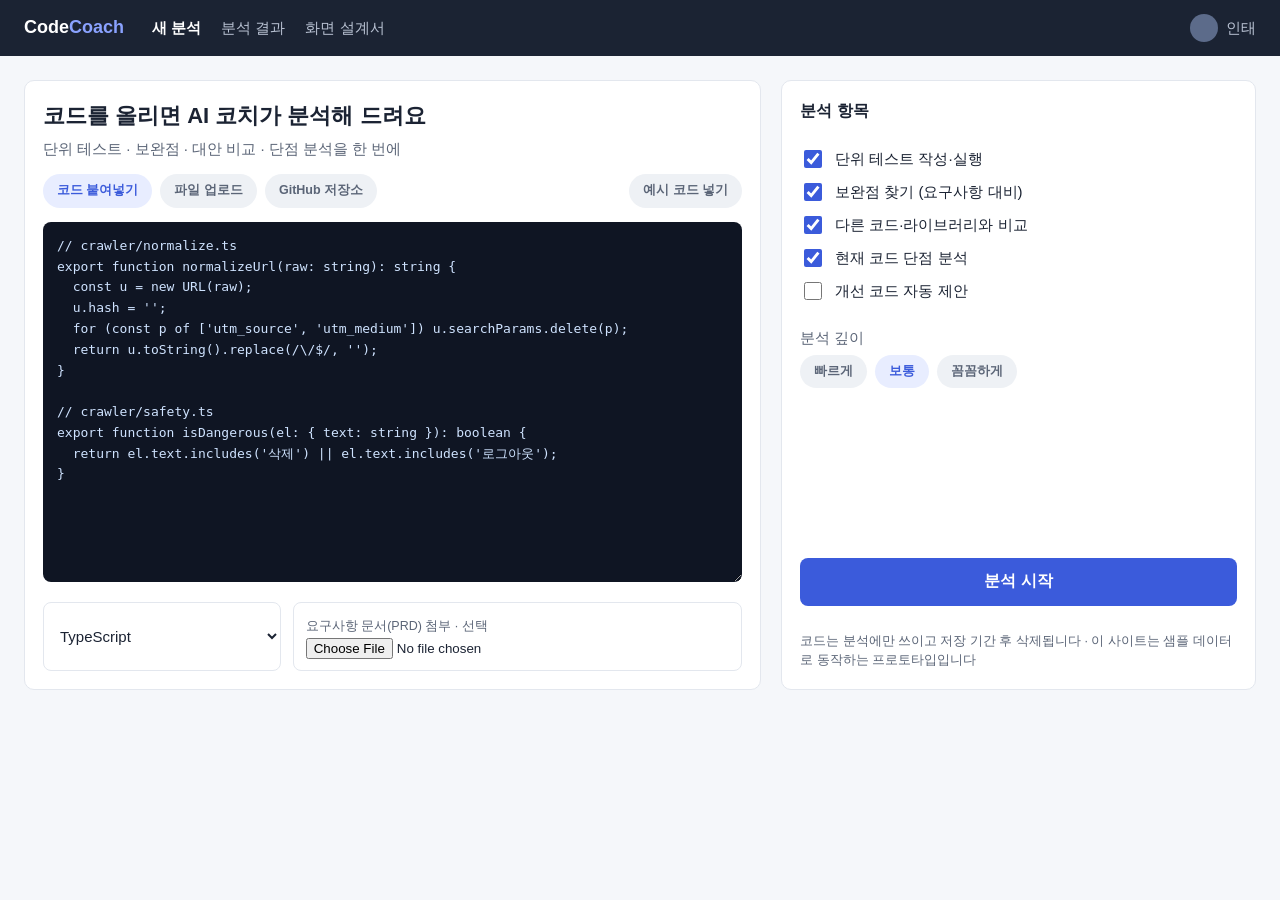
<file: index.html>
<!doctype html>
<html lang="ko">
<head>
<meta charset="utf-8"><meta name="viewport" content="width=device-width, initial-scale=1">
<title>CodeCoach · 코드 제출</title>
<link rel="stylesheet" href="assets/app.css">
</head>
<body data-page="submit">
<main class="wrap">
  <div class="row">
    <section class="panel col" style="flex:1.6">
      <div><h1>코드를 올리면 AI 코치가 분석해 드려요</h1><div class="muted">단위 테스트 · 보완점 · 대안 비교 · 단점 분석을 한 번에</div></div>
      <div id="modes" style="display:flex;gap:8px;flex-wrap:wrap">
        <button class="chip on" data-mode="paste">코드 붙여넣기</button>
        <button class="chip" data-mode="file">파일 업로드</button>
        <button class="chip" data-mode="git">GitHub 저장소</button>
        <button class="chip" id="sample" style="margin-left:auto">예시 코드 넣기</button>
      </div>
      <div id="pane-paste"><textarea id="code" class="code" spellcheck="false" aria-label="분석할 코드"></textarea></div>
      <div id="pane-file" hidden class="panel" style="text-align:center;padding:40px">
        <p class="muted">zip 또는 소스 파일을 고르세요 (최대 50개, 5MB)</p>
        <input type="file" id="file" multiple>
        <p id="filelist" class="muted small">선택된 파일 없음</p>
      </div>
      <div id="pane-git" hidden><input type="url" id="repo" placeholder="https://github.com/사용자/저장소"></div>
      <div class="row" style="gap:12px">
        <select aria-label="언어" style="flex:1"><option>TypeScript</option><option>JavaScript</option><option>Python</option><option>Java</option></select>
        <label class="field" style="flex:2;cursor:pointer"><span class="muted small">요구사항 문서(PRD) 첨부 · 선택</span><br><input type="file" style="max-width:100%"></label>
      </div>
    </section>
    <aside class="panel col" style="flex:1">
      <h2 style="margin:0">분석 항목</h2>
      <div>
        <label class="check"><input type="checkbox" name="item" value="test" checked>단위 테스트 작성·실행</label>
        <label class="check"><input type="checkbox" name="item" value="gap" checked>보완점 찾기 (요구사항 대비)</label>
        <label class="check"><input type="checkbox" name="item" value="alt" checked>다른 코드·라이브러리와 비교</label>
        <label class="check"><input type="checkbox" name="item" value="weak" checked>현재 코드 단점 분석</label>
        <label class="check"><input type="checkbox" name="item" value="fix">개선 코드 자동 제안</label>
      </div>
      <div><div class="muted">분석 깊이</div>
        <div id="depth" style="display:flex;gap:8px;margin-top:6px"><button class="chip">빠르게</button><button class="chip on">보통</button><button class="chip">꼼꼼하게</button></div></div>
      <div style="margin-top:auto">
        <button class="btn lg" id="start">분석 시작</button>
        <div id="hint" class="small" style="color:var(--red);min-height:20px;margin-top:6px"></div>
        <div class="muted small">코드는 분석에만 쓰이고 저장 기간 후 삭제됩니다 · 이 사이트는 샘플 데이터로 동작하는 프로토타입입니다</div>
      </div>
    </aside>
  </div>
</main>
<script src="assets/app.js"></script>
</body>
</html>
</file>
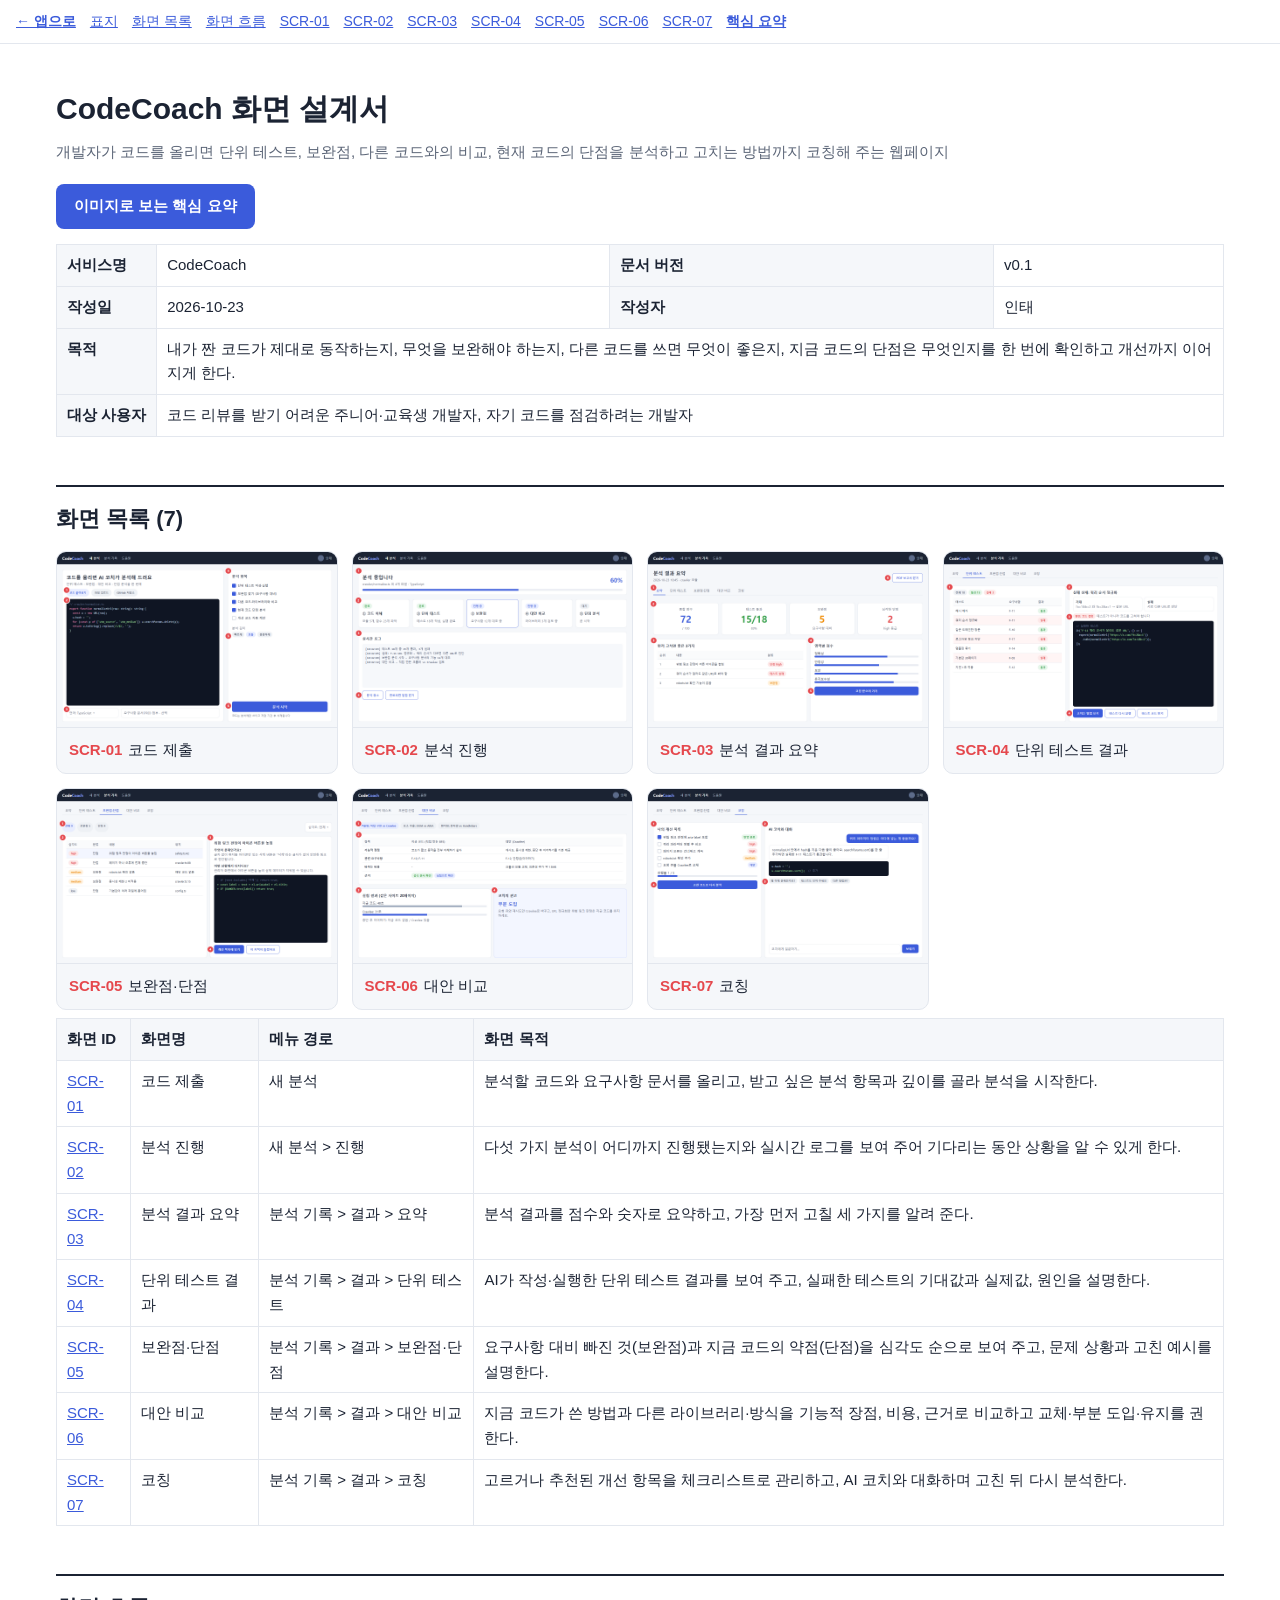
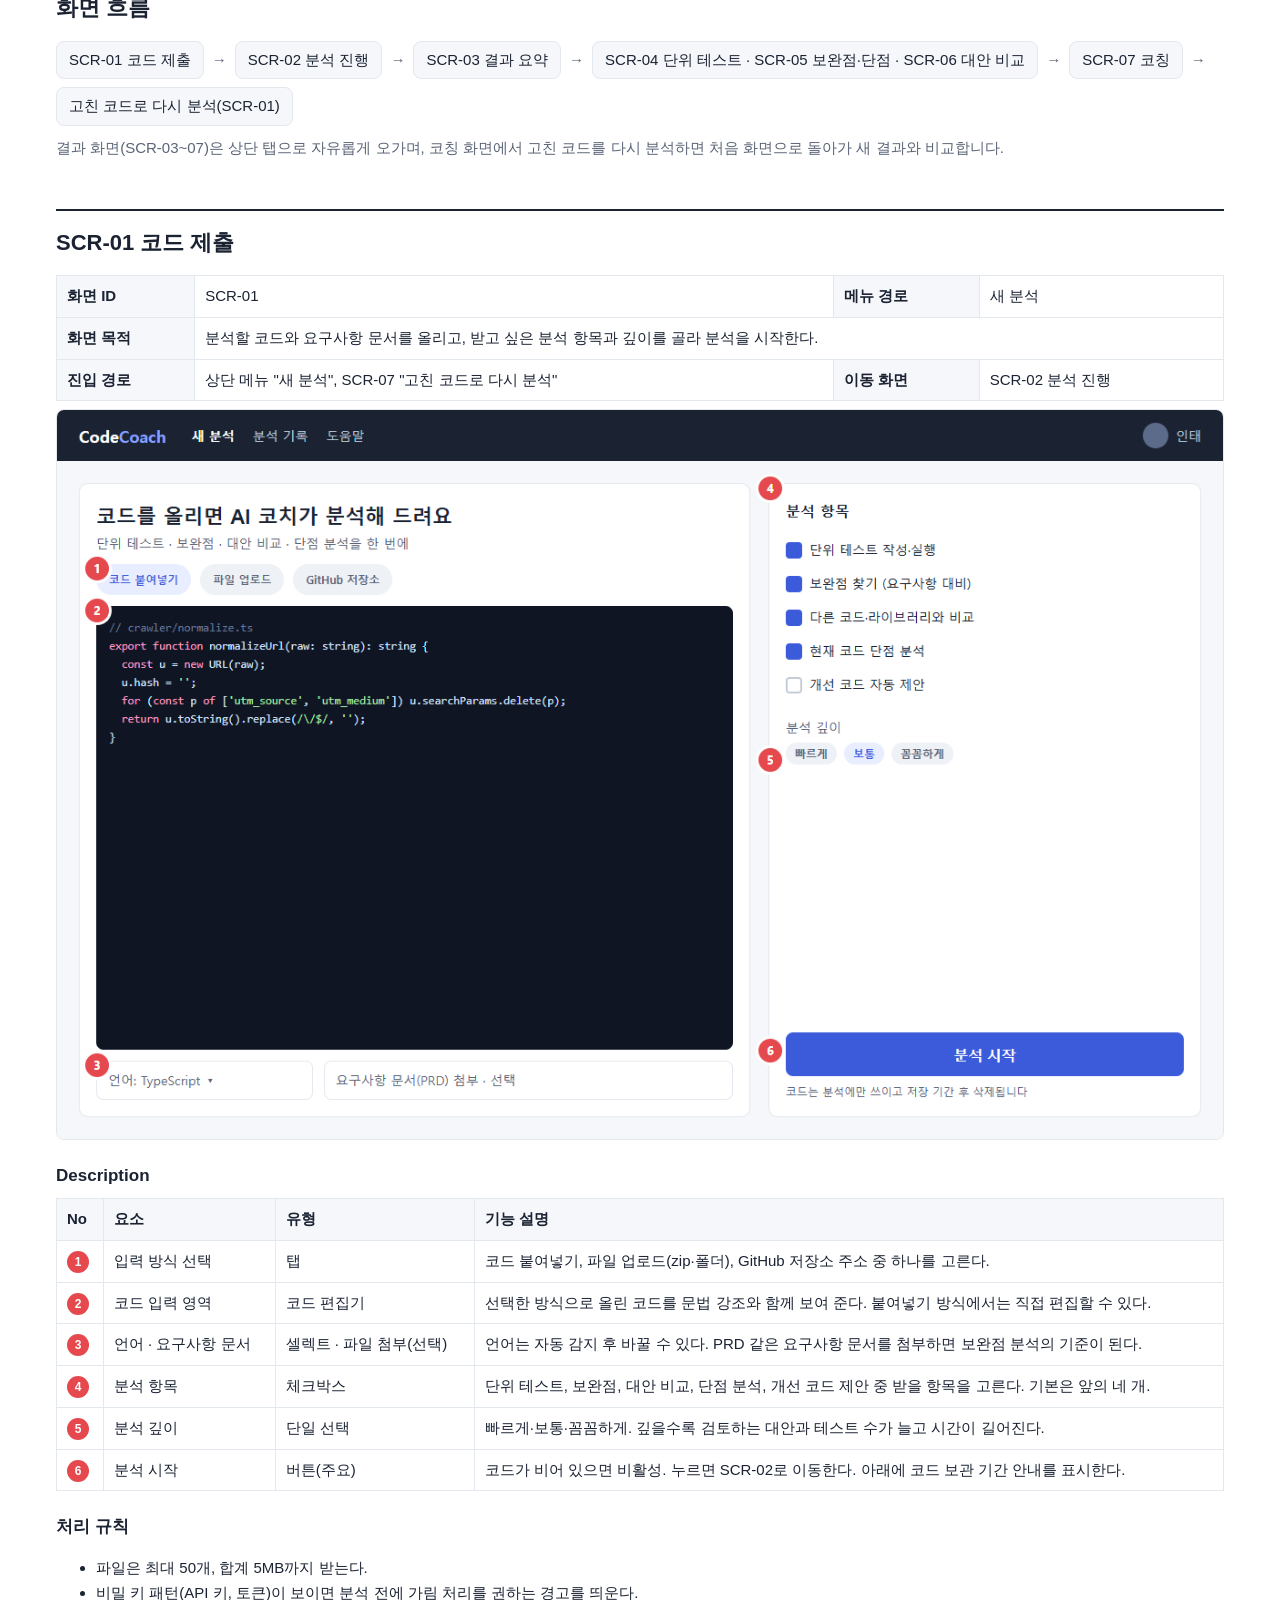
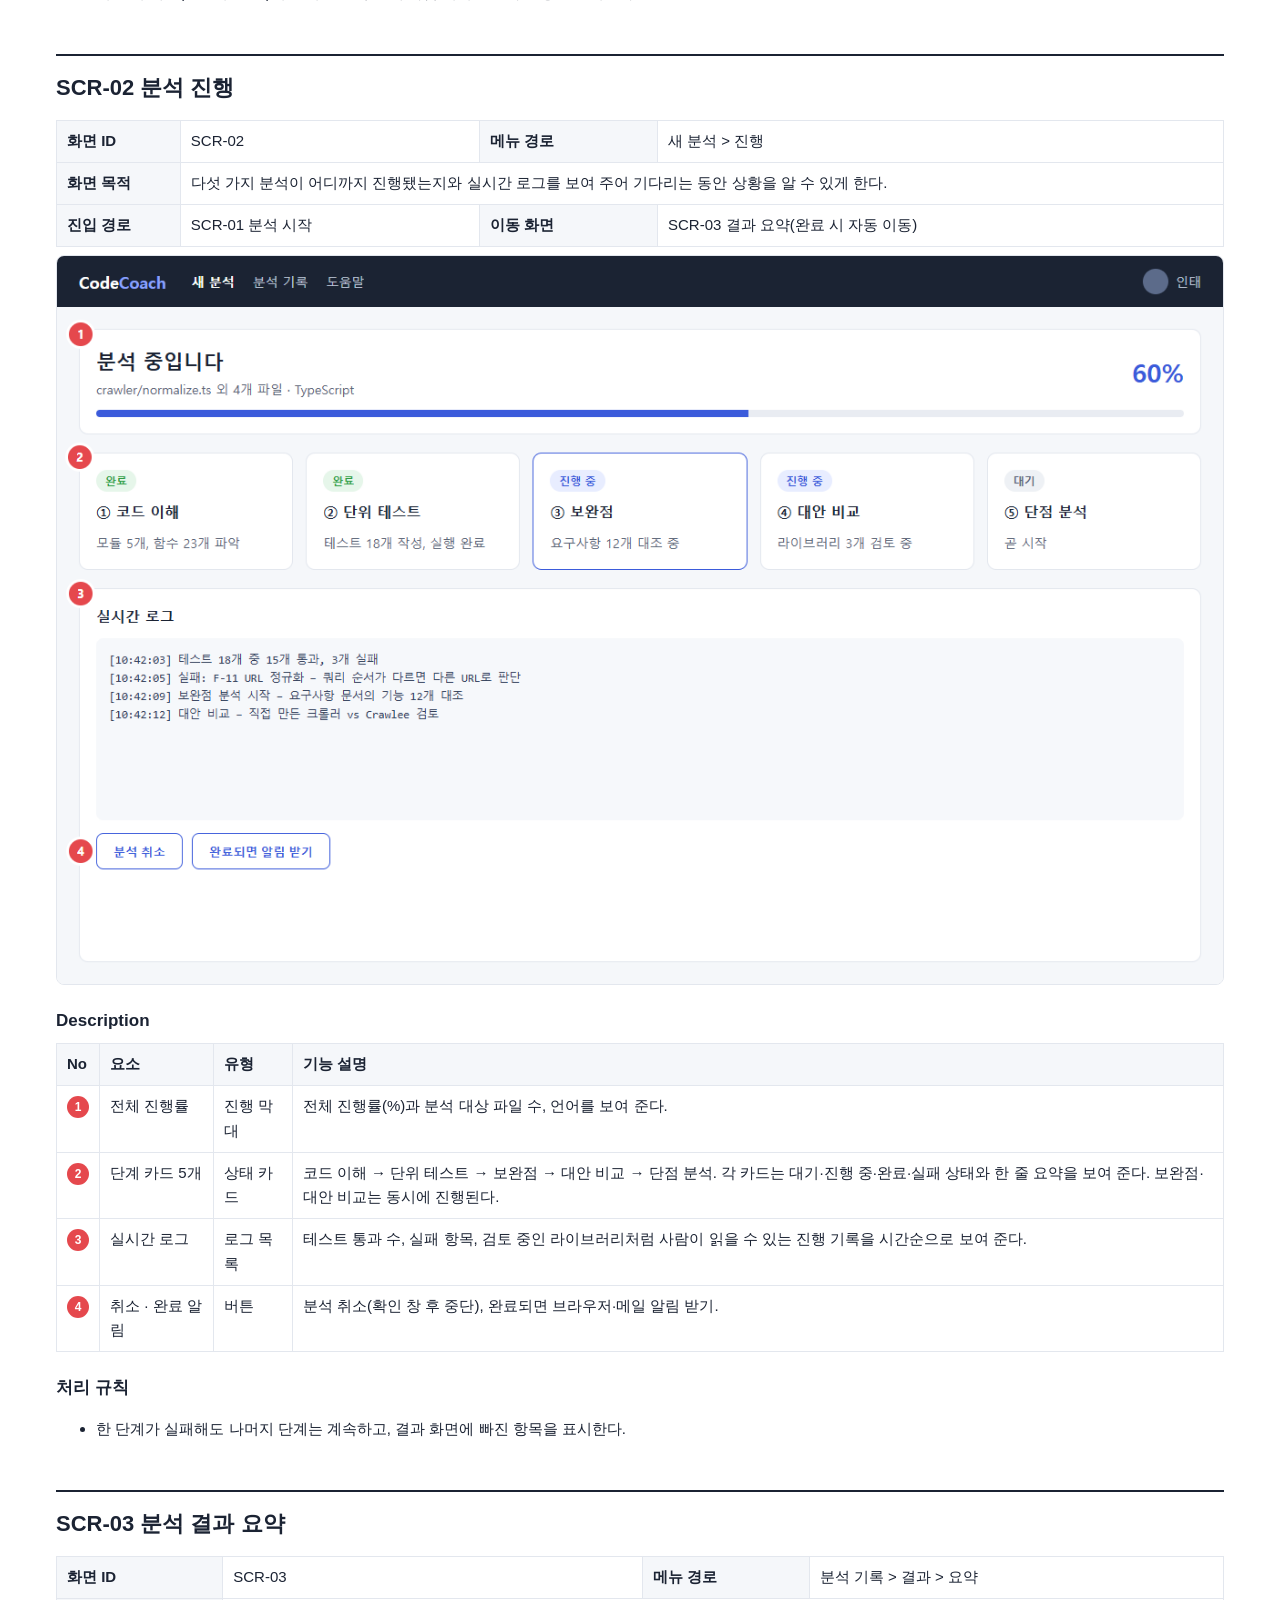
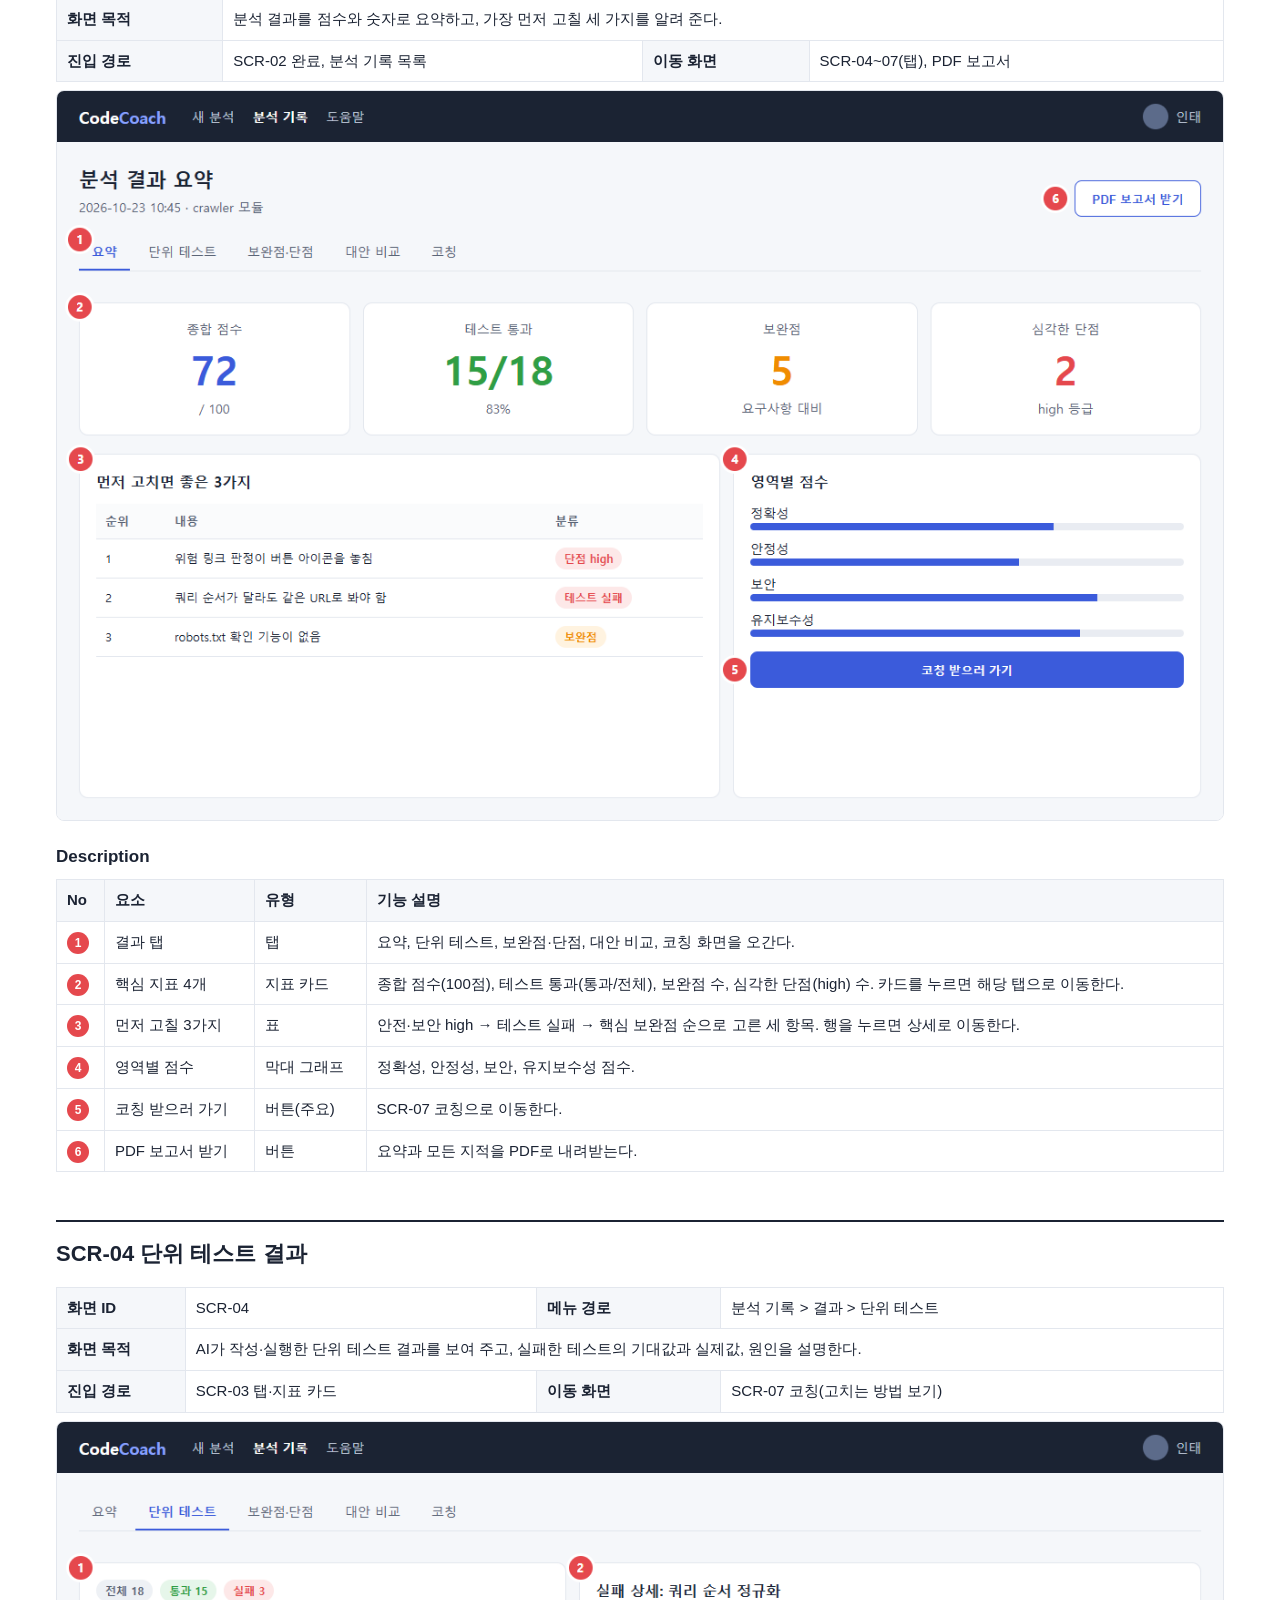
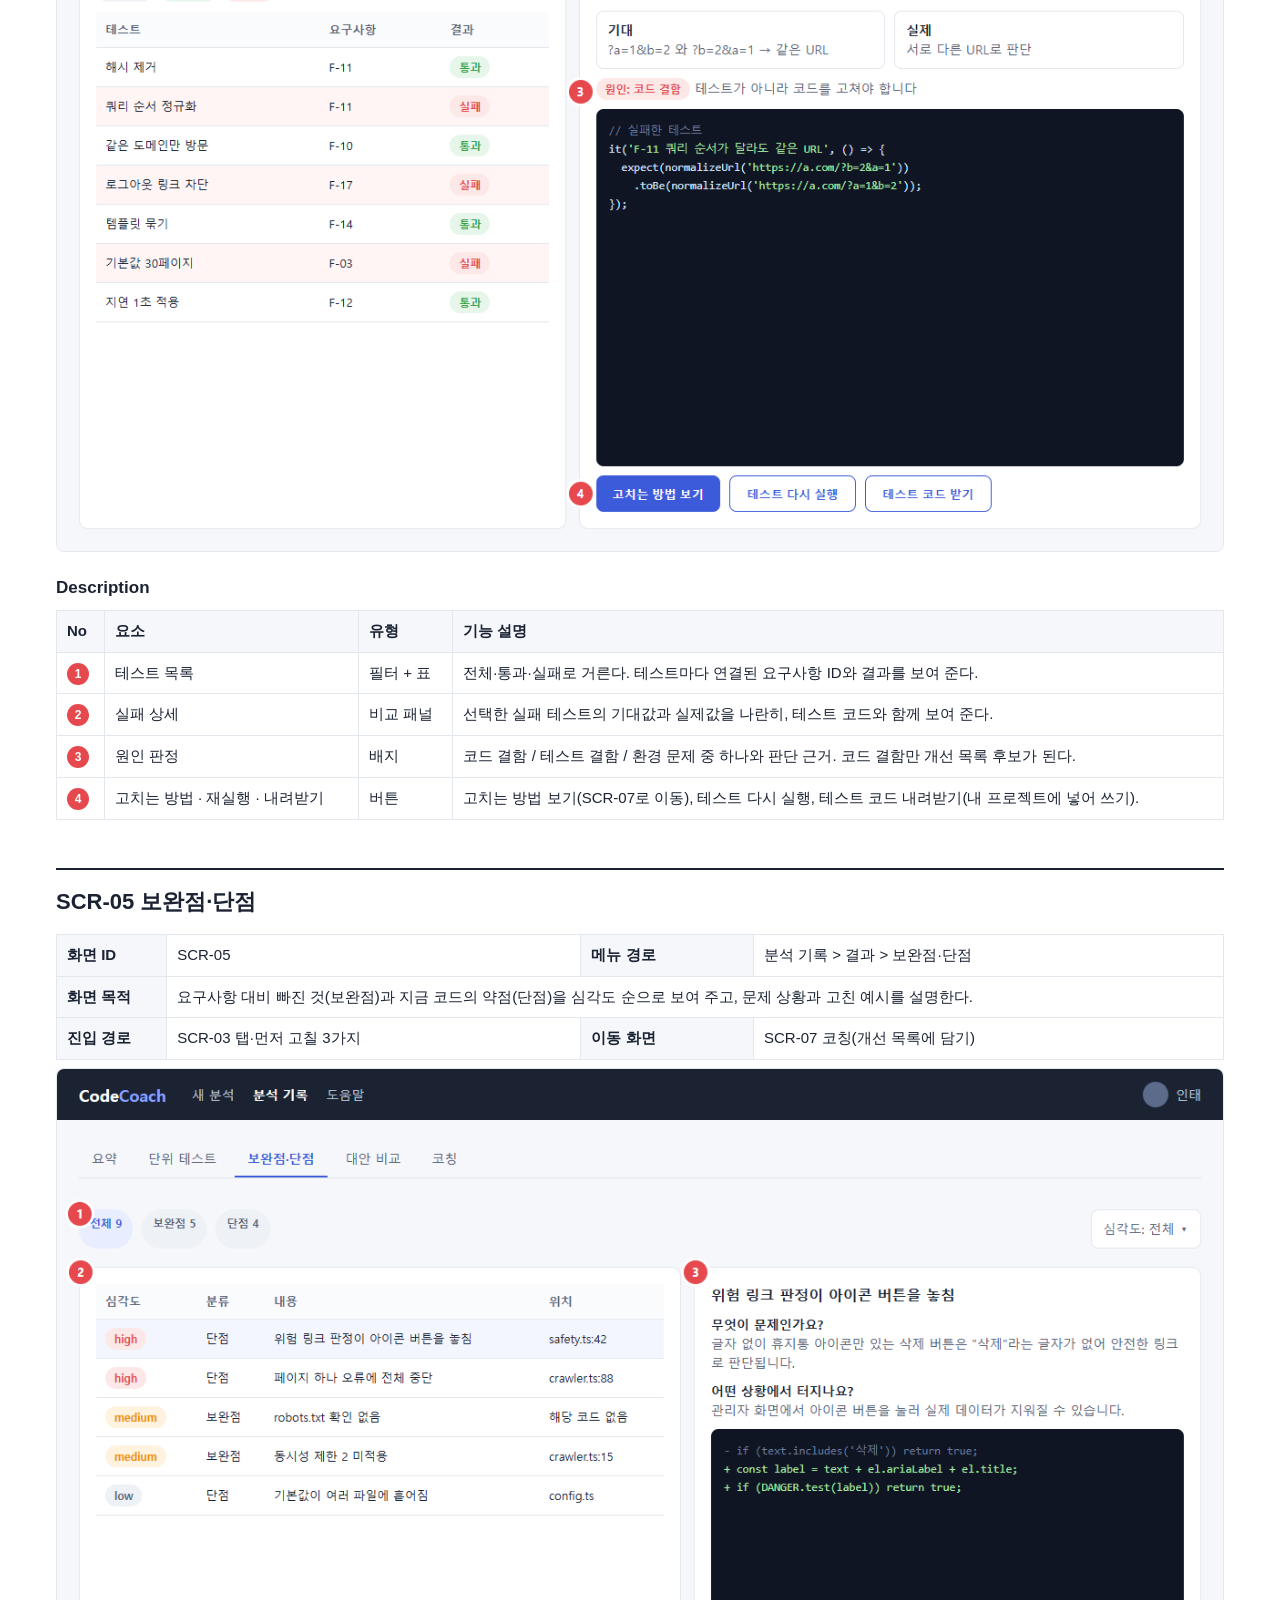
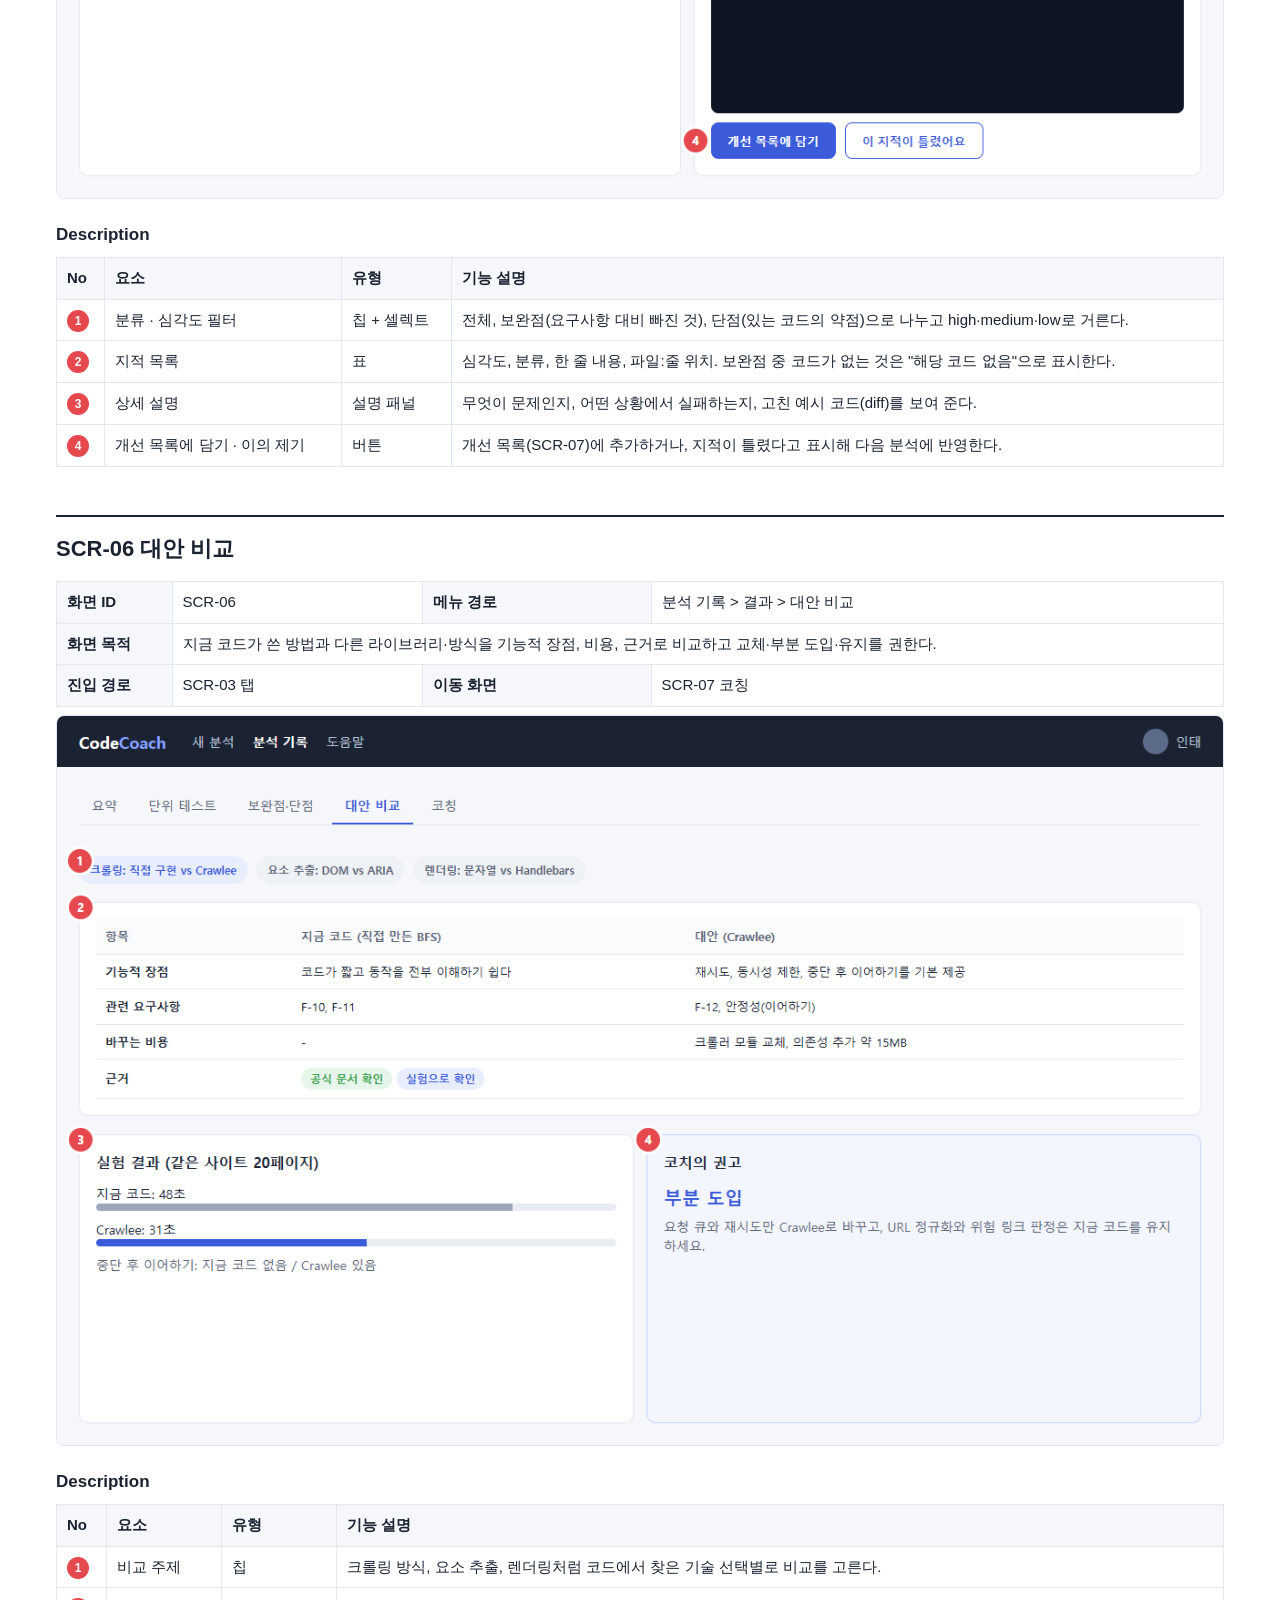
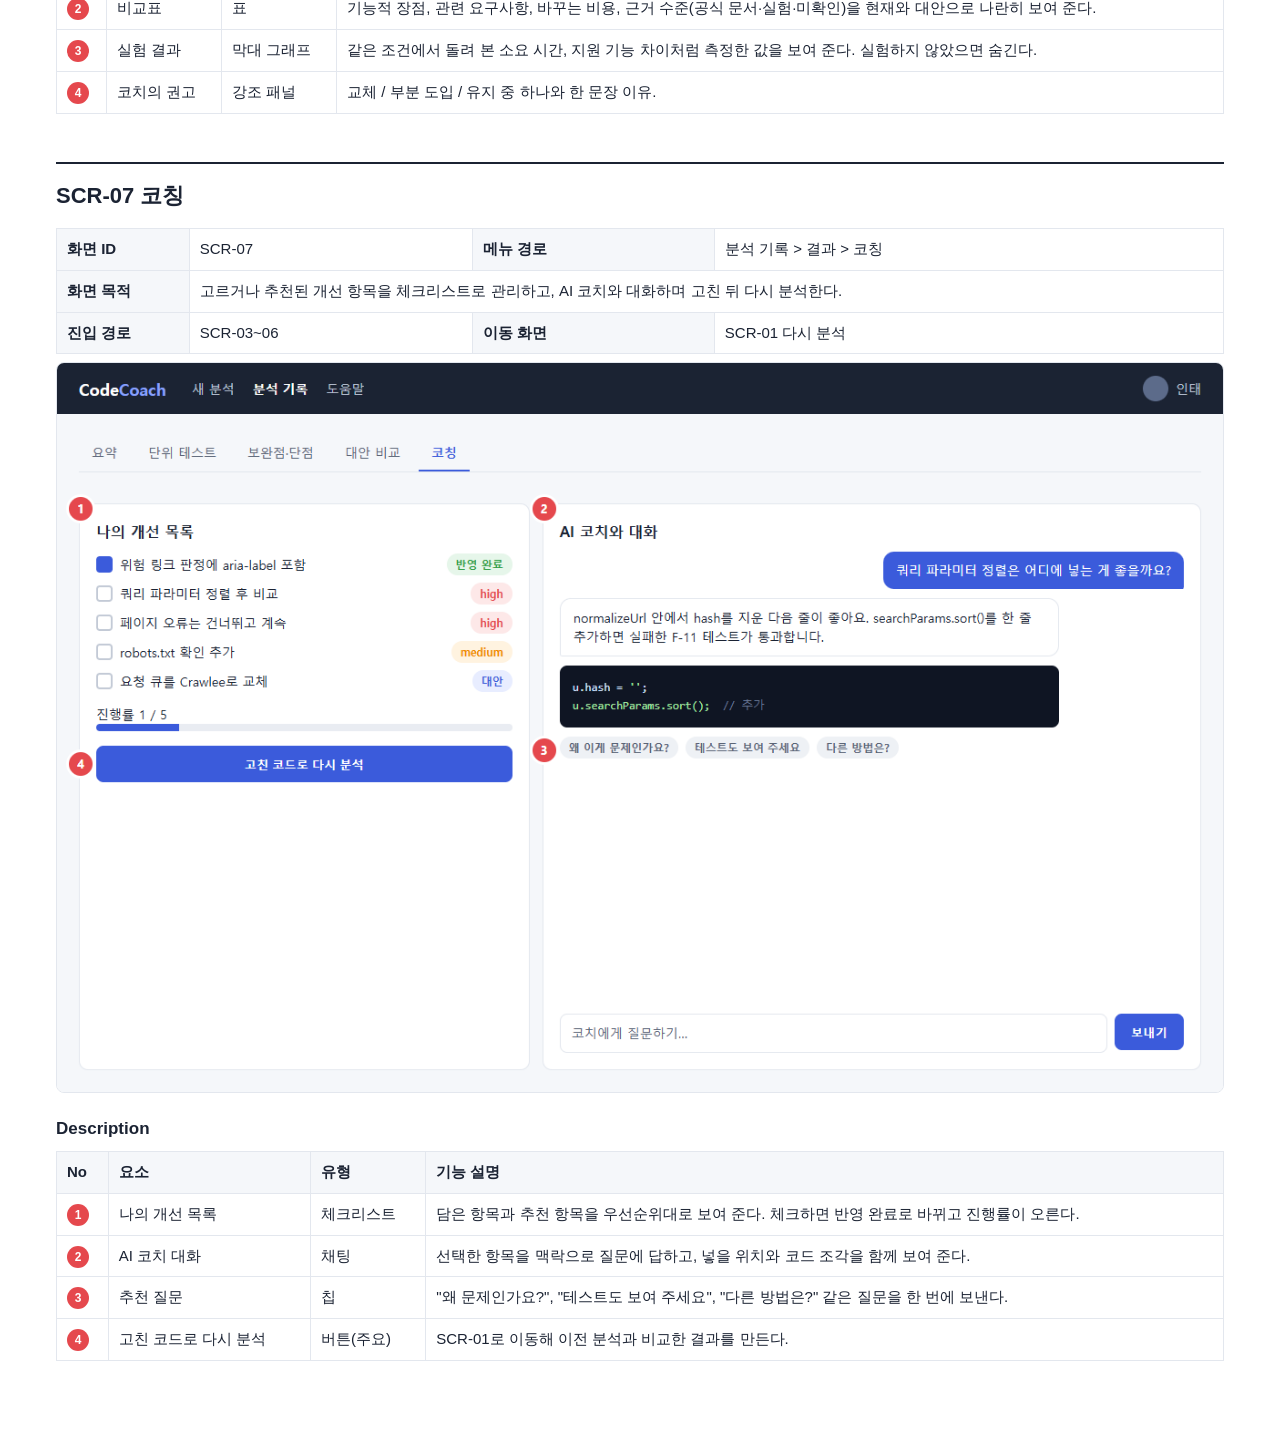
<file: spec/index.html>
<!doctype html>
<html lang="ko"><head><meta charset="utf-8"><meta name="viewport" content="width=device-width, initial-scale=1">
<title>CodeCoach 화면 설계서</title><style>
:root{--ink:#1b2333;--sub:#5b6577;--line:#e3e7ee;--bg:#fff;--head:#f5f7fa;--brand:#3b5bdb;--red:#e5484d}
@media (prefers-color-scheme:dark){:root:not([data-theme=light]){--ink:#e6e9ef;--sub:#a3acbd;--line:#2d3442;--bg:#141821;--head:#1c212c;--brand:#8aa2ff}}
*{box-sizing:border-box}body{margin:0;background:var(--bg);color:var(--ink);font:15px/1.65 "Malgun Gothic","Segoe UI",sans-serif}
main{max-width:1200px;margin:0 auto;padding:32px 16px 80px}a{color:var(--brand)}
nav.toc{position:sticky;top:0;z-index:5;background:var(--bg);border-bottom:1px solid var(--line);padding:10px 16px;display:flex;gap:14px;flex-wrap:wrap;font-size:14px}
h1{font-size:30px;margin:8px 0 6px}h2{font-size:22px;margin:48px 0 14px;padding-top:14px;border-top:2px solid var(--ink)}h3{font-size:17px;margin:22px 0 8px}
.lead{color:var(--sub);margin:0 0 20px}
table{width:100%;border-collapse:collapse;margin:8px 0}th,td{border:1px solid var(--line);padding:8px 10px;text-align:left;vertical-align:top}th{background:var(--head);white-space:nowrap}
.grid{display:grid;grid-template-columns:repeat(auto-fill,minmax(260px,1fr));gap:14px}
.card{border:1px solid var(--line);border-radius:10px;overflow:hidden;text-decoration:none;color:inherit;background:var(--head)}
.card img{width:100%;display:block;border-bottom:1px solid var(--line)}.card div{padding:10px 12px}.card b{color:var(--red);margin-right:6px}
.shot{width:100%;border:1px solid var(--line);border-radius:8px;display:block}
.no{display:inline-block;width:22px;height:22px;border-radius:50%;background:var(--red);color:#fff;text-align:center;font:700 12px/22px "Segoe UI",sans-serif}
.flow{display:flex;flex-wrap:wrap;gap:8px;align-items:center}.flow span{border:1px solid var(--line);background:var(--head);border-radius:8px;padding:6px 12px}.flow i{color:var(--sub);font-style:normal}
code{font-size:13px}
@media (max-width:700px){h1{font-size:24px}th,td{padding:6px}table{display:block;overflow-x:auto}.grid{grid-template-columns:1fr}}
</style></head>
<body>
<nav class="toc"><a href="../"><b>← 앱으로</b></a><a href="#cover">표지</a><a href="#list">화면 목록</a><a href="#flow">화면 흐름</a><a href="#SCR-01">SCR-01</a><a href="#SCR-02">SCR-02</a><a href="#SCR-03">SCR-03</a><a href="#SCR-04">SCR-04</a><a href="#SCR-05">SCR-05</a><a href="#SCR-06">SCR-06</a><a href="#SCR-07">SCR-07</a><a href="../summary.html"><b>핵심 요약</b></a></nav>
<main>
<section id="cover">
<h1>CodeCoach 화면 설계서</h1>
<p class="lead">개발자가 코드를 올리면 단위 테스트, 보완점, 다른 코드와의 비교, 현재 코드의 단점을 분석하고 고치는 방법까지 코칭해 주는 웹페이지</p>
<p><a href="../summary.html" style="display:inline-block;background:var(--brand);color:#fff;text-decoration:none;padding:10px 18px;border-radius:8px;font-weight:700">이미지로 보는 핵심 요약</a></p>

<table>
<tr><th>서비스명</th><td>CodeCoach</td><th>문서 버전</th><td>v0.1</td></tr>
<tr><th>작성일</th><td>2026-10-23</td><th>작성자</th><td>인태</td></tr>
<tr><th>목적</th><td colspan="3">내가 짠 코드가 제대로 동작하는지, 무엇을 보완해야 하는지, 다른 코드를 쓰면 무엇이 좋은지, 지금 코드의 단점은 무엇인지를 한 번에 확인하고 개선까지 이어지게 한다.</td></tr>
<tr><th>대상 사용자</th><td colspan="3">코드 리뷰를 받기 어려운 주니어·교육생 개발자, 자기 코드를 점검하려는 개발자</td></tr>
</table>
</section>
<h2 id="list">화면 목록 (7)</h2>
<div class="grid"><a class="card" href="#SCR-01"><img src="../design/images/SCR-01.png" alt="SCR-01 미리보기" loading="lazy"><div><b>SCR-01</b>코드 제출</div></a><a class="card" href="#SCR-02"><img src="../design/images/SCR-02.png" alt="SCR-02 미리보기" loading="lazy"><div><b>SCR-02</b>분석 진행</div></a><a class="card" href="#SCR-03"><img src="../design/images/SCR-03.png" alt="SCR-03 미리보기" loading="lazy"><div><b>SCR-03</b>분석 결과 요약</div></a><a class="card" href="#SCR-04"><img src="../design/images/SCR-04.png" alt="SCR-04 미리보기" loading="lazy"><div><b>SCR-04</b>단위 테스트 결과</div></a><a class="card" href="#SCR-05"><img src="../design/images/SCR-05.png" alt="SCR-05 미리보기" loading="lazy"><div><b>SCR-05</b>보완점·단점</div></a><a class="card" href="#SCR-06"><img src="../design/images/SCR-06.png" alt="SCR-06 미리보기" loading="lazy"><div><b>SCR-06</b>대안 비교</div></a><a class="card" href="#SCR-07"><img src="../design/images/SCR-07.png" alt="SCR-07 미리보기" loading="lazy"><div><b>SCR-07</b>코칭</div></a></div>
<table><tr><th>화면 ID</th><th>화면명</th><th>메뉴 경로</th><th>화면 목적</th></tr>
<tr><td><a href="#SCR-01">SCR-01</a></td><td>코드 제출</td><td>새 분석</td><td>분석할 코드와 요구사항 문서를 올리고, 받고 싶은 분석 항목과 깊이를 골라 분석을 시작한다.</td></tr>
<tr><td><a href="#SCR-02">SCR-02</a></td><td>분석 진행</td><td>새 분석 &gt; 진행</td><td>다섯 가지 분석이 어디까지 진행됐는지와 실시간 로그를 보여 주어 기다리는 동안 상황을 알 수 있게 한다.</td></tr>
<tr><td><a href="#SCR-03">SCR-03</a></td><td>분석 결과 요약</td><td>분석 기록 &gt; 결과 &gt; 요약</td><td>분석 결과를 점수와 숫자로 요약하고, 가장 먼저 고칠 세 가지를 알려 준다.</td></tr>
<tr><td><a href="#SCR-04">SCR-04</a></td><td>단위 테스트 결과</td><td>분석 기록 &gt; 결과 &gt; 단위 테스트</td><td>AI가 작성·실행한 단위 테스트 결과를 보여 주고, 실패한 테스트의 기대값과 실제값, 원인을 설명한다.</td></tr>
<tr><td><a href="#SCR-05">SCR-05</a></td><td>보완점·단점</td><td>분석 기록 &gt; 결과 &gt; 보완점·단점</td><td>요구사항 대비 빠진 것(보완점)과 지금 코드의 약점(단점)을 심각도 순으로 보여 주고, 문제 상황과 고친 예시를 설명한다.</td></tr>
<tr><td><a href="#SCR-06">SCR-06</a></td><td>대안 비교</td><td>분석 기록 &gt; 결과 &gt; 대안 비교</td><td>지금 코드가 쓴 방법과 다른 라이브러리·방식을 기능적 장점, 비용, 근거로 비교하고 교체·부분 도입·유지를 권한다.</td></tr>
<tr><td><a href="#SCR-07">SCR-07</a></td><td>코칭</td><td>분석 기록 &gt; 결과 &gt; 코칭</td><td>고르거나 추천된 개선 항목을 체크리스트로 관리하고, AI 코치와 대화하며 고친 뒤 다시 분석한다.</td></tr></table>
<h2 id="flow">화면 흐름</h2>
<div class="flow"><span>SCR-01 코드 제출</span><i>→</i><span>SCR-02 분석 진행</span><i>→</i><span>SCR-03 결과 요약</span><i>→</i><span>SCR-04 단위 테스트 · SCR-05 보완점·단점 · SCR-06 대안 비교</span><i>→</i><span>SCR-07 코칭</span><i>→</i><span>고친 코드로 다시 분석(SCR-01)</span></div>
<p class="lead" style="margin-top:10px">결과 화면(SCR-03~07)은 상단 탭으로 자유롭게 오가며, 코칭 화면에서 고친 코드를 다시 분석하면 처음 화면으로 돌아가 새 결과와 비교합니다.</p>

<h2 id="SCR-01">SCR-01 코드 제출</h2>
<table>
<tr><th>화면 ID</th><td>SCR-01</td><th>메뉴 경로</th><td>새 분석</td></tr>
<tr><th>화면 목적</th><td colspan="3">분석할 코드와 요구사항 문서를 올리고, 받고 싶은 분석 항목과 깊이를 골라 분석을 시작한다.</td></tr>
<tr><th>진입 경로</th><td>상단 메뉴 "새 분석", SCR-07 "고친 코드로 다시 분석"</td><th>이동 화면</th><td>SCR-02 분석 진행</td></tr>
</table>
<img class="shot" src="../design/images/SCR-01.png" alt="SCR-01 코드 제출 화면 목업" loading="lazy">
<h3>Description</h3>
<table><tr><th>No</th><th>요소</th><th>유형</th><th>기능 설명</th></tr>
<tr><td><span class="no">1</span></td><td>입력 방식 선택</td><td>탭</td><td>코드 붙여넣기, 파일 업로드(zip·폴더), GitHub 저장소 주소 중 하나를 고른다.</td></tr>
<tr><td><span class="no">2</span></td><td>코드 입력 영역</td><td>코드 편집기</td><td>선택한 방식으로 올린 코드를 문법 강조와 함께 보여 준다. 붙여넣기 방식에서는 직접 편집할 수 있다.</td></tr>
<tr><td><span class="no">3</span></td><td>언어 · 요구사항 문서</td><td>셀렉트 · 파일 첨부(선택)</td><td>언어는 자동 감지 후 바꿀 수 있다. PRD 같은 요구사항 문서를 첨부하면 보완점 분석의 기준이 된다.</td></tr>
<tr><td><span class="no">4</span></td><td>분석 항목</td><td>체크박스</td><td>단위 테스트, 보완점, 대안 비교, 단점 분석, 개선 코드 제안 중 받을 항목을 고른다. 기본은 앞의 네 개.</td></tr>
<tr><td><span class="no">5</span></td><td>분석 깊이</td><td>단일 선택</td><td>빠르게·보통·꼼꼼하게. 깊을수록 검토하는 대안과 테스트 수가 늘고 시간이 길어진다.</td></tr>
<tr><td><span class="no">6</span></td><td>분석 시작</td><td>버튼(주요)</td><td>코드가 비어 있으면 비활성. 누르면 SCR-02로 이동한다. 아래에 코드 보관 기간 안내를 표시한다.</td></tr>
</table>
<h3>처리 규칙</h3><ul><li>파일은 최대 50개, 합계 5MB까지 받는다.</li><li>비밀 키 패턴(API 키, 토큰)이 보이면 분석 전에 가림 처리를 권하는 경고를 띄운다.</li></ul>

<h2 id="SCR-02">SCR-02 분석 진행</h2>
<table>
<tr><th>화면 ID</th><td>SCR-02</td><th>메뉴 경로</th><td>새 분석 &gt; 진행</td></tr>
<tr><th>화면 목적</th><td colspan="3">다섯 가지 분석이 어디까지 진행됐는지와 실시간 로그를 보여 주어 기다리는 동안 상황을 알 수 있게 한다.</td></tr>
<tr><th>진입 경로</th><td>SCR-01 분석 시작</td><th>이동 화면</th><td>SCR-03 결과 요약(완료 시 자동 이동)</td></tr>
</table>
<img class="shot" src="../design/images/SCR-02.png" alt="SCR-02 분석 진행 화면 목업" loading="lazy">
<h3>Description</h3>
<table><tr><th>No</th><th>요소</th><th>유형</th><th>기능 설명</th></tr>
<tr><td><span class="no">1</span></td><td>전체 진행률</td><td>진행 막대</td><td>전체 진행률(%)과 분석 대상 파일 수, 언어를 보여 준다.</td></tr>
<tr><td><span class="no">2</span></td><td>단계 카드 5개</td><td>상태 카드</td><td>코드 이해 → 단위 테스트 → 보완점 → 대안 비교 → 단점 분석. 각 카드는 대기·진행 중·완료·실패 상태와 한 줄 요약을 보여 준다. 보완점·대안 비교는 동시에 진행된다.</td></tr>
<tr><td><span class="no">3</span></td><td>실시간 로그</td><td>로그 목록</td><td>테스트 통과 수, 실패 항목, 검토 중인 라이브러리처럼 사람이 읽을 수 있는 진행 기록을 시간순으로 보여 준다.</td></tr>
<tr><td><span class="no">4</span></td><td>취소 · 완료 알림</td><td>버튼</td><td>분석 취소(확인 창 후 중단), 완료되면 브라우저·메일 알림 받기.</td></tr>
</table>
<h3>처리 규칙</h3><ul><li>한 단계가 실패해도 나머지 단계는 계속하고, 결과 화면에 빠진 항목을 표시한다.</li></ul>

<h2 id="SCR-03">SCR-03 분석 결과 요약</h2>
<table>
<tr><th>화면 ID</th><td>SCR-03</td><th>메뉴 경로</th><td>분석 기록 &gt; 결과 &gt; 요약</td></tr>
<tr><th>화면 목적</th><td colspan="3">분석 결과를 점수와 숫자로 요약하고, 가장 먼저 고칠 세 가지를 알려 준다.</td></tr>
<tr><th>진입 경로</th><td>SCR-02 완료, 분석 기록 목록</td><th>이동 화면</th><td>SCR-04~07(탭), PDF 보고서</td></tr>
</table>
<img class="shot" src="../design/images/SCR-03.png" alt="SCR-03 분석 결과 요약 화면 목업" loading="lazy">
<h3>Description</h3>
<table><tr><th>No</th><th>요소</th><th>유형</th><th>기능 설명</th></tr>
<tr><td><span class="no">1</span></td><td>결과 탭</td><td>탭</td><td>요약, 단위 테스트, 보완점·단점, 대안 비교, 코칭 화면을 오간다.</td></tr>
<tr><td><span class="no">2</span></td><td>핵심 지표 4개</td><td>지표 카드</td><td>종합 점수(100점), 테스트 통과(통과/전체), 보완점 수, 심각한 단점(high) 수. 카드를 누르면 해당 탭으로 이동한다.</td></tr>
<tr><td><span class="no">3</span></td><td>먼저 고칠 3가지</td><td>표</td><td>안전·보안 high → 테스트 실패 → 핵심 보완점 순으로 고른 세 항목. 행을 누르면 상세로 이동한다.</td></tr>
<tr><td><span class="no">4</span></td><td>영역별 점수</td><td>막대 그래프</td><td>정확성, 안정성, 보안, 유지보수성 점수.</td></tr>
<tr><td><span class="no">5</span></td><td>코칭 받으러 가기</td><td>버튼(주요)</td><td>SCR-07 코칭으로 이동한다.</td></tr>
<tr><td><span class="no">6</span></td><td>PDF 보고서 받기</td><td>버튼</td><td>요약과 모든 지적을 PDF로 내려받는다.</td></tr>
</table>


<h2 id="SCR-04">SCR-04 단위 테스트 결과</h2>
<table>
<tr><th>화면 ID</th><td>SCR-04</td><th>메뉴 경로</th><td>분석 기록 &gt; 결과 &gt; 단위 테스트</td></tr>
<tr><th>화면 목적</th><td colspan="3">AI가 작성·실행한 단위 테스트 결과를 보여 주고, 실패한 테스트의 기대값과 실제값, 원인을 설명한다.</td></tr>
<tr><th>진입 경로</th><td>SCR-03 탭·지표 카드</td><th>이동 화면</th><td>SCR-07 코칭(고치는 방법 보기)</td></tr>
</table>
<img class="shot" src="../design/images/SCR-04.png" alt="SCR-04 단위 테스트 결과 화면 목업" loading="lazy">
<h3>Description</h3>
<table><tr><th>No</th><th>요소</th><th>유형</th><th>기능 설명</th></tr>
<tr><td><span class="no">1</span></td><td>테스트 목록</td><td>필터 + 표</td><td>전체·통과·실패로 거른다. 테스트마다 연결된 요구사항 ID와 결과를 보여 준다.</td></tr>
<tr><td><span class="no">2</span></td><td>실패 상세</td><td>비교 패널</td><td>선택한 실패 테스트의 기대값과 실제값을 나란히, 테스트 코드와 함께 보여 준다.</td></tr>
<tr><td><span class="no">3</span></td><td>원인 판정</td><td>배지</td><td>코드 결함 / 테스트 결함 / 환경 문제 중 하나와 판단 근거. 코드 결함만 개선 목록 후보가 된다.</td></tr>
<tr><td><span class="no">4</span></td><td>고치는 방법 · 재실행 · 내려받기</td><td>버튼</td><td>고치는 방법 보기(SCR-07로 이동), 테스트 다시 실행, 테스트 코드 내려받기(내 프로젝트에 넣어 쓰기).</td></tr>
</table>


<h2 id="SCR-05">SCR-05 보완점·단점</h2>
<table>
<tr><th>화면 ID</th><td>SCR-05</td><th>메뉴 경로</th><td>분석 기록 &gt; 결과 &gt; 보완점·단점</td></tr>
<tr><th>화면 목적</th><td colspan="3">요구사항 대비 빠진 것(보완점)과 지금 코드의 약점(단점)을 심각도 순으로 보여 주고, 문제 상황과 고친 예시를 설명한다.</td></tr>
<tr><th>진입 경로</th><td>SCR-03 탭·먼저 고칠 3가지</td><th>이동 화면</th><td>SCR-07 코칭(개선 목록에 담기)</td></tr>
</table>
<img class="shot" src="../design/images/SCR-05.png" alt="SCR-05 보완점·단점 화면 목업" loading="lazy">
<h3>Description</h3>
<table><tr><th>No</th><th>요소</th><th>유형</th><th>기능 설명</th></tr>
<tr><td><span class="no">1</span></td><td>분류 · 심각도 필터</td><td>칩 + 셀렉트</td><td>전체, 보완점(요구사항 대비 빠진 것), 단점(있는 코드의 약점)으로 나누고 high·medium·low로 거른다.</td></tr>
<tr><td><span class="no">2</span></td><td>지적 목록</td><td>표</td><td>심각도, 분류, 한 줄 내용, 파일:줄 위치. 보완점 중 코드가 없는 것은 "해당 코드 없음"으로 표시한다.</td></tr>
<tr><td><span class="no">3</span></td><td>상세 설명</td><td>설명 패널</td><td>무엇이 문제인지, 어떤 상황에서 실패하는지, 고친 예시 코드(diff)를 보여 준다.</td></tr>
<tr><td><span class="no">4</span></td><td>개선 목록에 담기 · 이의 제기</td><td>버튼</td><td>개선 목록(SCR-07)에 추가하거나, 지적이 틀렸다고 표시해 다음 분석에 반영한다.</td></tr>
</table>


<h2 id="SCR-06">SCR-06 대안 비교</h2>
<table>
<tr><th>화면 ID</th><td>SCR-06</td><th>메뉴 경로</th><td>분석 기록 &gt; 결과 &gt; 대안 비교</td></tr>
<tr><th>화면 목적</th><td colspan="3">지금 코드가 쓴 방법과 다른 라이브러리·방식을 기능적 장점, 비용, 근거로 비교하고 교체·부분 도입·유지를 권한다.</td></tr>
<tr><th>진입 경로</th><td>SCR-03 탭</td><th>이동 화면</th><td>SCR-07 코칭</td></tr>
</table>
<img class="shot" src="../design/images/SCR-06.png" alt="SCR-06 대안 비교 화면 목업" loading="lazy">
<h3>Description</h3>
<table><tr><th>No</th><th>요소</th><th>유형</th><th>기능 설명</th></tr>
<tr><td><span class="no">1</span></td><td>비교 주제</td><td>칩</td><td>크롤링 방식, 요소 추출, 렌더링처럼 코드에서 찾은 기술 선택별로 비교를 고른다.</td></tr>
<tr><td><span class="no">2</span></td><td>비교표</td><td>표</td><td>기능적 장점, 관련 요구사항, 바꾸는 비용, 근거 수준(공식 문서·실험·미확인)을 현재와 대안으로 나란히 보여 준다.</td></tr>
<tr><td><span class="no">3</span></td><td>실험 결과</td><td>막대 그래프</td><td>같은 조건에서 돌려 본 소요 시간, 지원 기능 차이처럼 측정한 값을 보여 준다. 실험하지 않았으면 숨긴다.</td></tr>
<tr><td><span class="no">4</span></td><td>코치의 권고</td><td>강조 패널</td><td>교체 / 부분 도입 / 유지 중 하나와 한 문장 이유.</td></tr>
</table>


<h2 id="SCR-07">SCR-07 코칭</h2>
<table>
<tr><th>화면 ID</th><td>SCR-07</td><th>메뉴 경로</th><td>분석 기록 &gt; 결과 &gt; 코칭</td></tr>
<tr><th>화면 목적</th><td colspan="3">고르거나 추천된 개선 항목을 체크리스트로 관리하고, AI 코치와 대화하며 고친 뒤 다시 분석한다.</td></tr>
<tr><th>진입 경로</th><td>SCR-03~06</td><th>이동 화면</th><td>SCR-01 다시 분석</td></tr>
</table>
<img class="shot" src="../design/images/SCR-07.png" alt="SCR-07 코칭 화면 목업" loading="lazy">
<h3>Description</h3>
<table><tr><th>No</th><th>요소</th><th>유형</th><th>기능 설명</th></tr>
<tr><td><span class="no">1</span></td><td>나의 개선 목록</td><td>체크리스트</td><td>담은 항목과 추천 항목을 우선순위대로 보여 준다. 체크하면 반영 완료로 바뀌고 진행률이 오른다.</td></tr>
<tr><td><span class="no">2</span></td><td>AI 코치 대화</td><td>채팅</td><td>선택한 항목을 맥락으로 질문에 답하고, 넣을 위치와 코드 조각을 함께 보여 준다.</td></tr>
<tr><td><span class="no">3</span></td><td>추천 질문</td><td>칩</td><td>"왜 문제인가요?", "테스트도 보여 주세요", "다른 방법은?" 같은 질문을 한 번에 보낸다.</td></tr>
<tr><td><span class="no">4</span></td><td>고친 코드로 다시 분석</td><td>버튼(주요)</td><td>SCR-01로 이동해 이전 분석과 비교한 결과를 만든다.</td></tr>
</table>

</main></body></html>
</file>
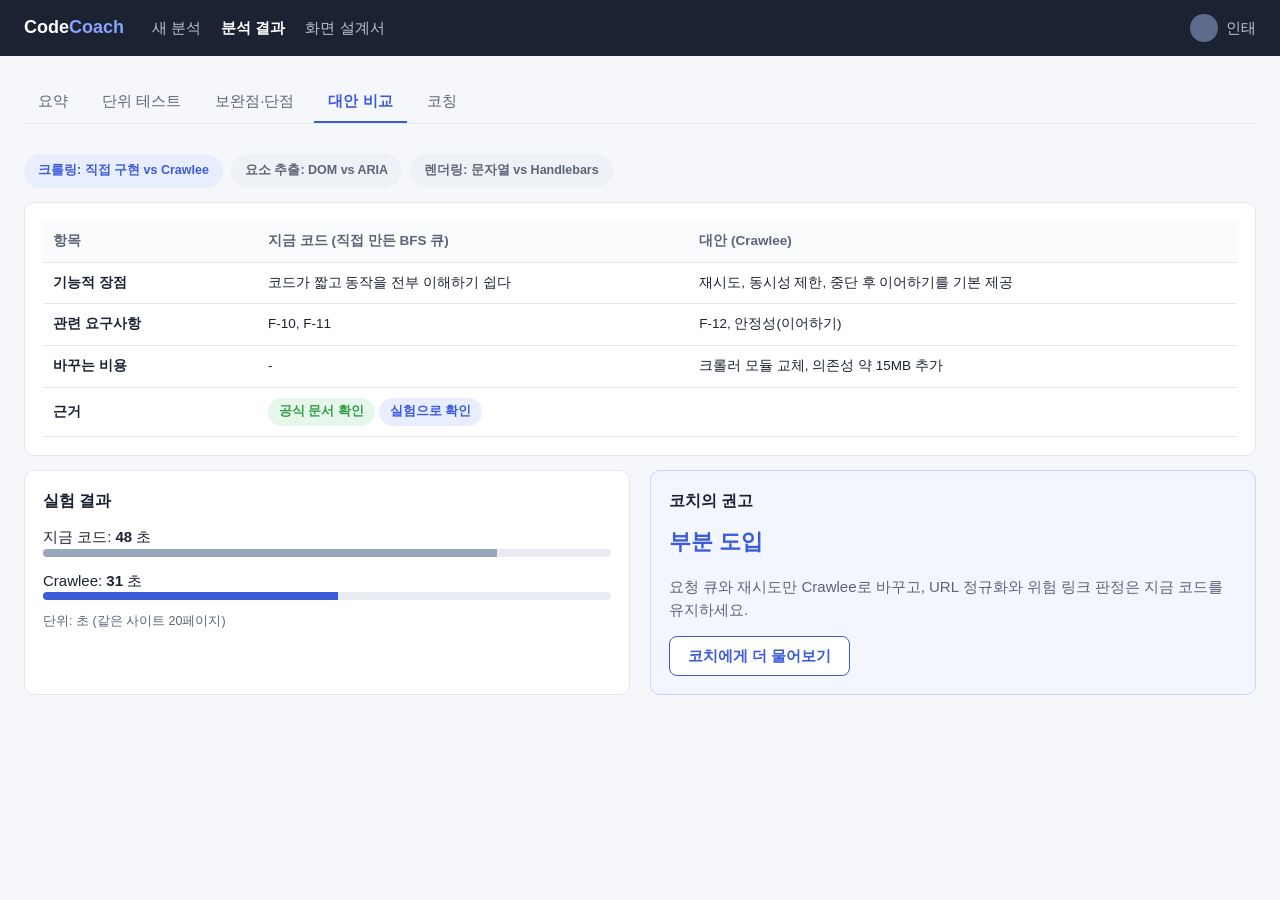
<file: alternatives.html>
<!doctype html>
<html lang="ko">
<head>
<meta charset="utf-8"><meta name="viewport" content="width=device-width, initial-scale=1">
<title>CodeCoach · 대안 비교</title>
<link rel="stylesheet" href="assets/app.css">
</head>
<body data-page="alternatives">
<main class="wrap col">
  <div id="tabs"></div>
  <div id="topics" style="display:flex;gap:8px;flex-wrap:wrap"></div>
  <section class="panel" id="table"></section>
  <div class="row">
    <section class="panel" style="flex:1" id="bench"></section>
    <section class="panel reco" style="flex:1" id="reco"></section>
  </div>
</main>
<script src="assets/app.js"></script>
</body>
</html>
</file>
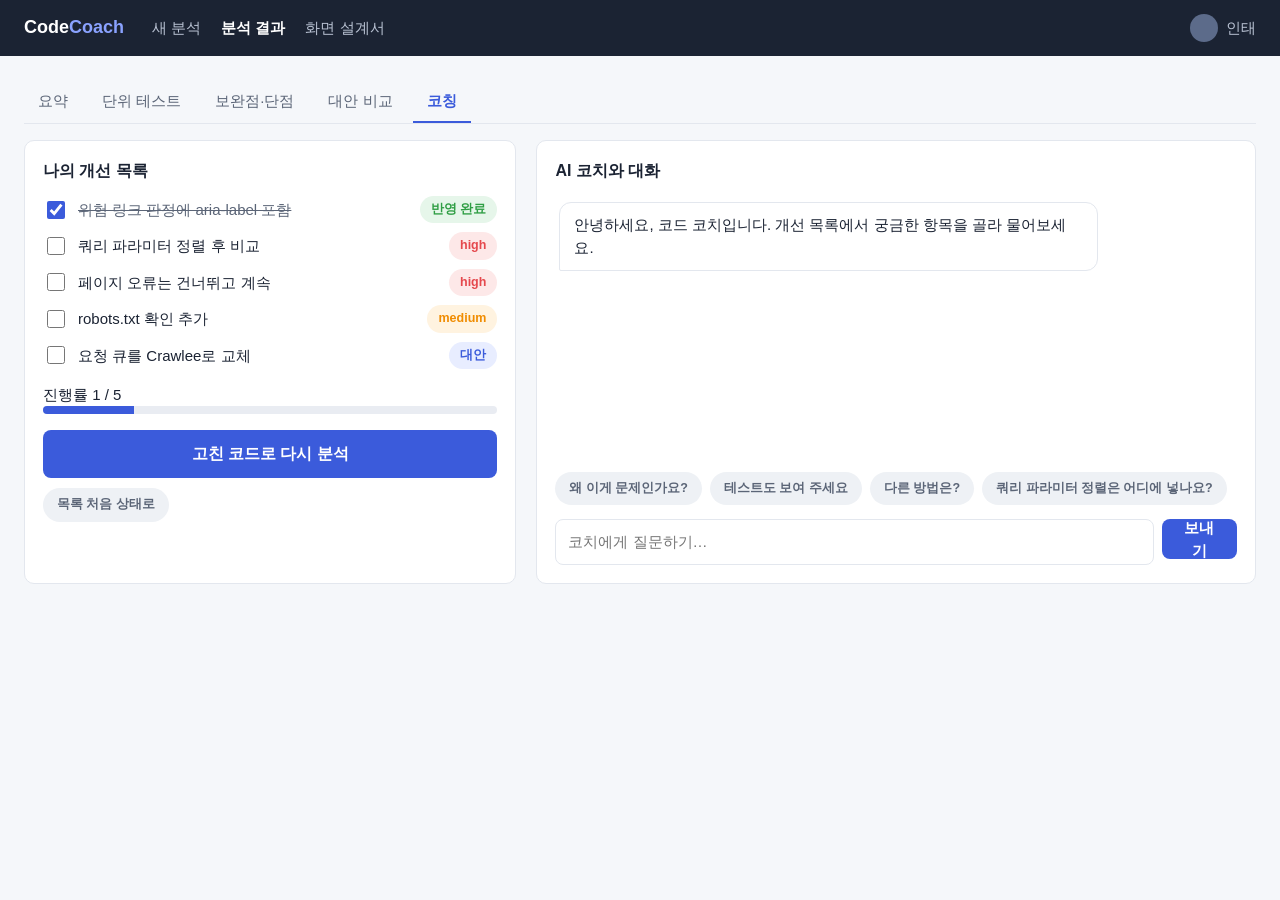
<file: coach.html>
<!doctype html>
<html lang="ko">
<head>
<meta charset="utf-8"><meta name="viewport" content="width=device-width, initial-scale=1">
<title>CodeCoach · 코칭</title>
<link rel="stylesheet" href="assets/app.css">
</head>
<body data-page="coach">
<main class="wrap">
  <div id="tabs"></div>
  <div class="row">
    <section class="panel" style="flex:1">
      <h2>나의 개선 목록</h2>
      <div id="todo"></div>
      <div style="margin-top:14px"><span id="prog"></span><div class="bar"><i id="pbar"></i></div></div>
      <a class="btn lg" style="margin-top:16px" href="index.html">고친 코드로 다시 분석</a>
      <button class="chip" id="reset" style="margin-top:10px">목록 처음 상태로</button>
    </section>
    <section class="panel col" style="flex:1.5">
      <h2 style="margin:0">AI 코치와 대화</h2>
      <div class="chat" id="chat"></div>
      <div id="suggest" style="display:flex;gap:8px;flex-wrap:wrap"><button class="chip">왜 이게 문제인가요?</button><button class="chip">테스트도 보여 주세요</button><button class="chip">다른 방법은?</button><button class="chip">쿼리 파라미터 정렬은 어디에 넣나요?</button></div>
      <div style="display:flex;gap:8px"><input type="text" id="q" placeholder="코치에게 질문하기…"><button class="btn" id="send">보내기</button></div>
    </section>
  </div>
</main>
<script src="assets/app.js"></script>
</body>
</html>
</file>
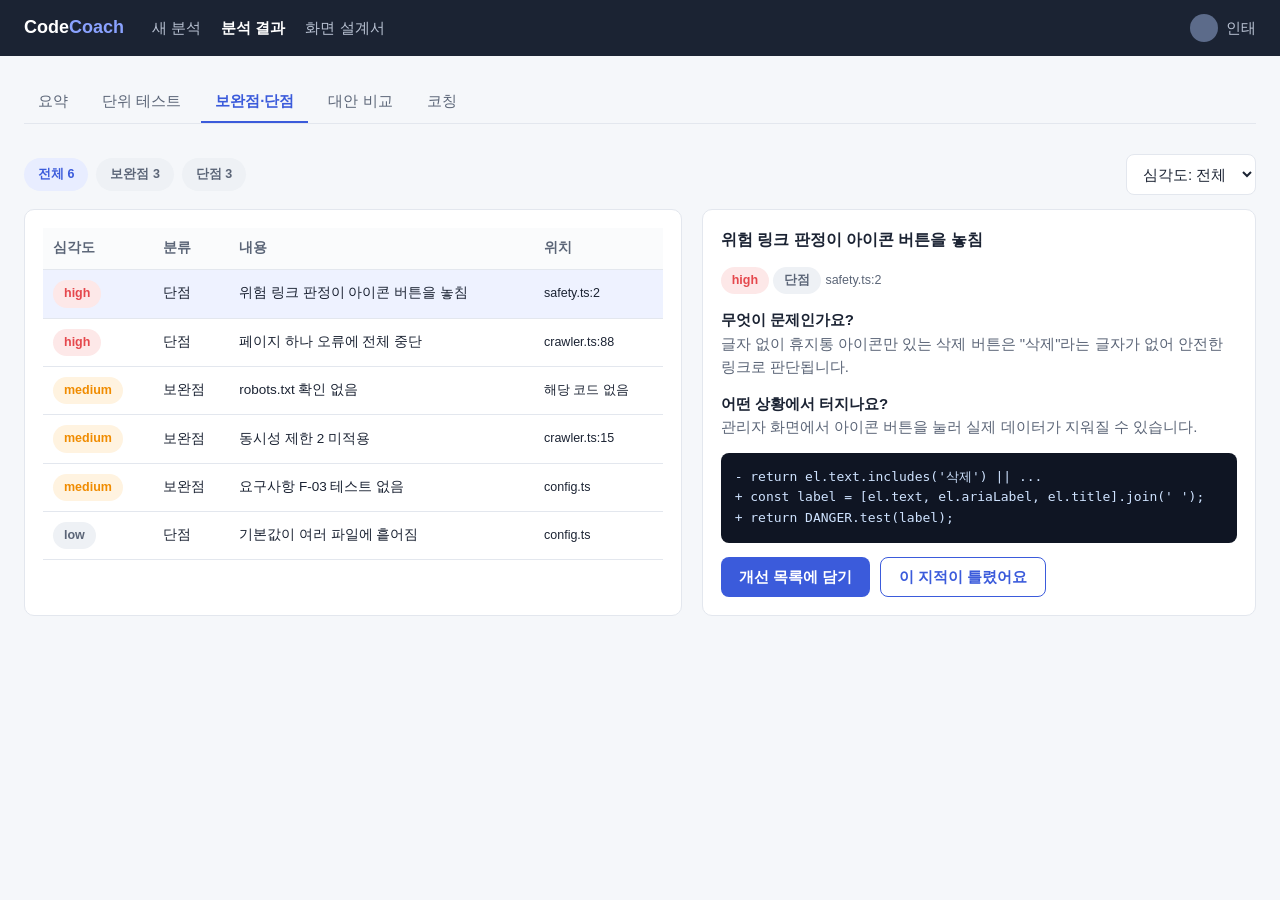
<file: issues.html>
<!doctype html>
<html lang="ko">
<head>
<meta charset="utf-8"><meta name="viewport" content="width=device-width, initial-scale=1">
<title>CodeCoach · 보완점·단점</title>
<link rel="stylesheet" href="assets/app.css">
</head>
<body data-page="issues">
<main class="wrap col">
  <div id="tabs"></div>
  <div style="display:flex;gap:8px;align-items:center;flex-wrap:wrap" id="kinds">
    <button class="chip on" data-k="all" id="k-all">전체</button><button class="chip" data-k="보완점" id="k-gap">보완점</button><button class="chip" data-k="단점" id="k-weak">단점</button>
    <select id="sev" style="width:auto;margin-left:auto" aria-label="심각도"><option value="all">심각도: 전체</option><option value="high">high</option><option value="medium">medium</option><option value="low">low</option></select>
  </div>
  <div class="row">
    <section class="panel" style="flex:1.2"><table><thead><tr><th>심각도</th><th>분류</th><th>내용</th><th>위치</th></tr></thead><tbody id="list"></tbody></table></section>
    <section class="panel col" style="flex:1" id="detail"></section>
  </div>
</main>
<script src="assets/app.js"></script>
</body>
</html>
</file>
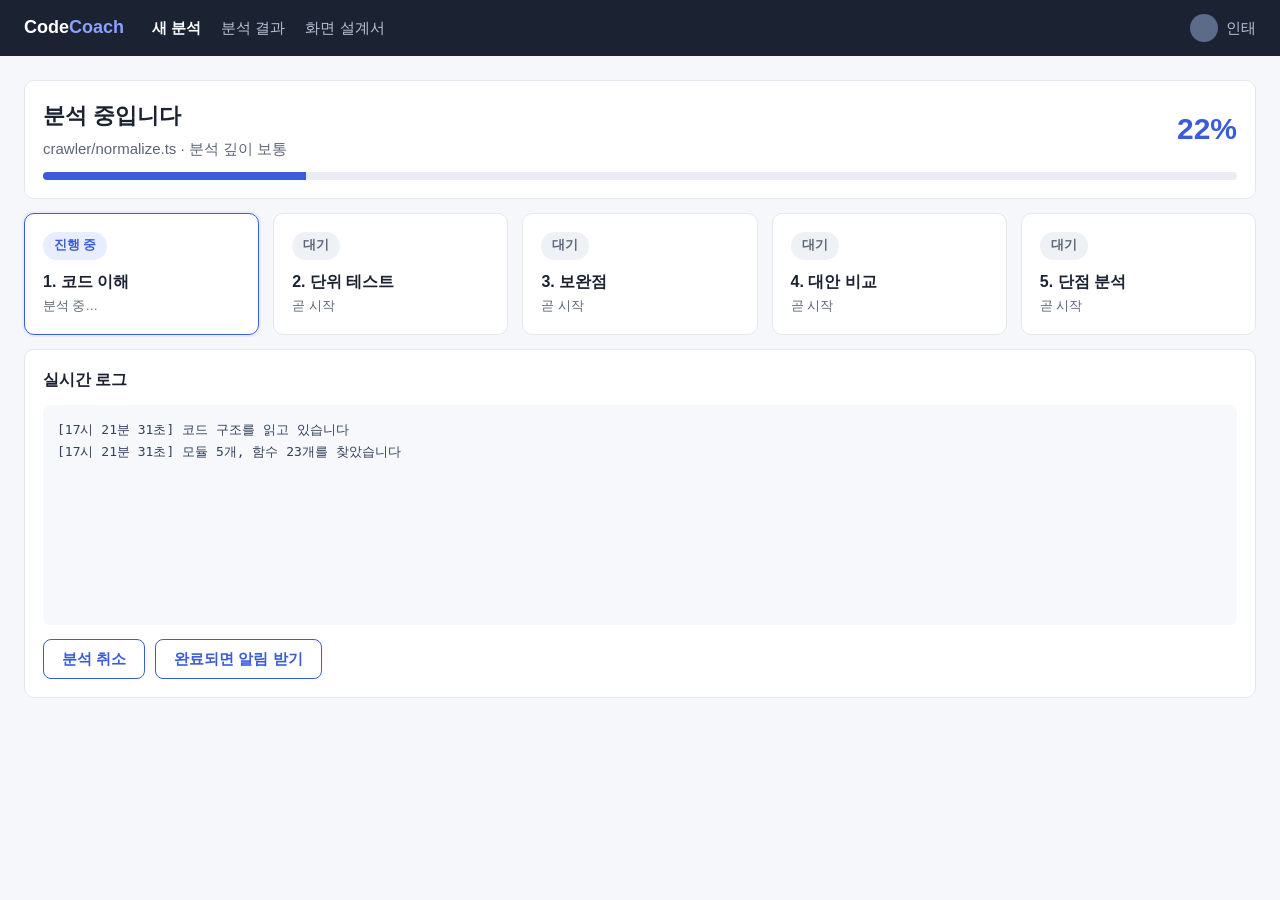
<file: progress.html>
<!doctype html>
<html lang="ko">
<head>
<meta charset="utf-8"><meta name="viewport" content="width=device-width, initial-scale=1">
<title>CodeCoach · 분석 진행</title>
<link rel="stylesheet" href="assets/app.css">
</head>
<body data-page="progress">
<main class="wrap col">
  <section class="panel">
    <div style="display:flex;justify-content:space-between;align-items:center"><div><h1>분석 중입니다</h1><div class="muted" id="file"></div></div><div id="pct" style="font-size:30px;font-weight:800;color:var(--brand)">0%</div></div>
    <div class="bar" style="margin-top:12px"><i id="bar" style="width:0"></i></div>
  </section>
  <section class="steps" id="steps"></section>
  <section class="panel">
    <h2>실시간 로그</h2>
    <div class="log" id="log"></div>
    <div style="display:flex;gap:10px;margin-top:14px;flex-wrap:wrap"><button class="btn ghost" id="cancel">분석 취소</button><button class="btn ghost" id="notify">완료되면 알림 받기</button></div>
  </section>
</main>
<script src="assets/app.js"></script>
</body>
</html>
</file>
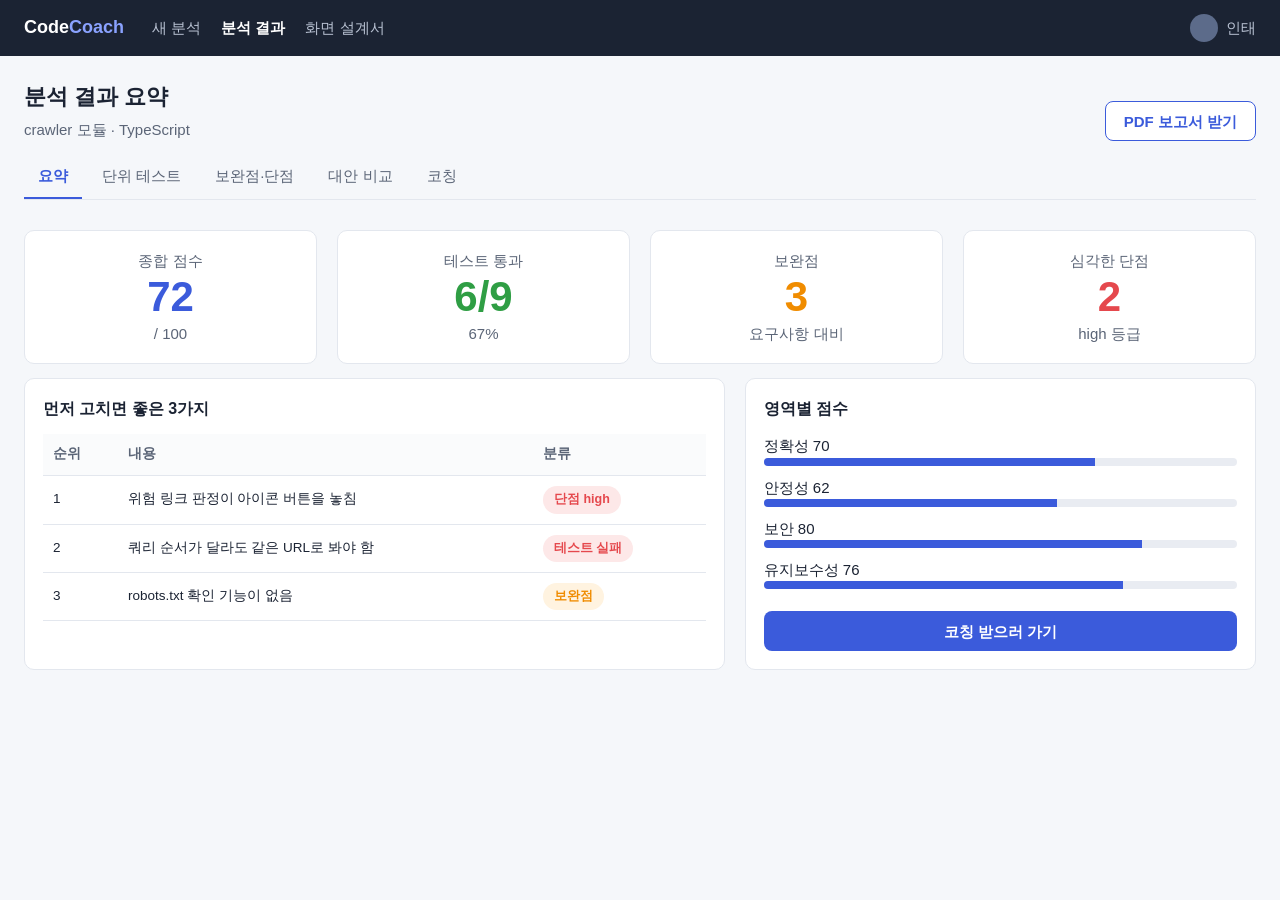
<file: result.html>
<!doctype html>
<html lang="ko">
<head>
<meta charset="utf-8"><meta name="viewport" content="width=device-width, initial-scale=1">
<title>CodeCoach · 분석 결과 요약</title>
<link rel="stylesheet" href="assets/app.css">
</head>
<body data-page="result">
<main class="wrap col">
  <div style="display:flex;justify-content:space-between;align-items:end;gap:12px;flex-wrap:wrap"><div><h1>분석 결과 요약</h1><div class="muted">crawler 모듈 · TypeScript</div></div><button class="btn ghost" id="print">PDF 보고서 받기</button></div>
  <div id="tabs"></div>
  <section class="row metrics">
    <div class="panel metric"><div class="muted">종합 점수</div><div class="v" style="color:var(--brand)">72</div><div class="muted">/ 100</div></div>
    <a class="panel metric" href="tests.html"><div class="muted">테스트 통과</div><div class="v" style="color:var(--green)" id="m-test">-</div><div class="muted" id="m-test-p"></div></a>
    <a class="panel metric" href="issues.html"><div class="muted">보완점</div><div class="v" style="color:var(--amber)" id="m-gap">-</div><div class="muted">요구사항 대비</div></a>
    <a class="panel metric" href="issues.html"><div class="muted">심각한 단점</div><div class="v" style="color:var(--red)" id="m-high">-</div><div class="muted">high 등급</div></a>
  </section>
  <section class="row">
    <div class="panel" style="flex:1.4"><h2>먼저 고치면 좋은 3가지</h2>
      <table><tr><th>순위</th><th>내용</th><th>분류</th></tr>
        <tr class="click" onclick="location.href='issues.html'"><td>1</td><td>위험 링크 판정이 아이콘 버튼을 놓침</td><td><span class="chip c-red">단점 high</span></td></tr>
        <tr class="click" onclick="location.href='tests.html'"><td>2</td><td>쿼리 순서가 달라도 같은 URL로 봐야 함</td><td><span class="chip c-red">테스트 실패</span></td></tr>
        <tr class="click" onclick="location.href='issues.html'"><td>3</td><td>robots.txt 확인 기능이 없음</td><td><span class="chip c-amber">보완점</span></td></tr>
      </table></div>
    <div class="panel" style="flex:1"><h2>영역별 점수</h2>
      <div style="margin:10px 0">정확성 70<div class="bar"><i style="width:70%"></i></div></div>
      <div style="margin:10px 0">안정성 62<div class="bar"><i style="width:62%"></i></div></div>
      <div style="margin:10px 0">보안 80<div class="bar"><i style="width:80%"></i></div></div>
      <div style="margin:10px 0">유지보수성 76<div class="bar"><i style="width:76%"></i></div></div>
      <a class="btn" style="width:100%;margin-top:12px" href="coach.html">코칭 받으러 가기</a>
    </div>
  </section>
</main>
<script src="assets/app.js"></script>
</body>
</html>
</file>
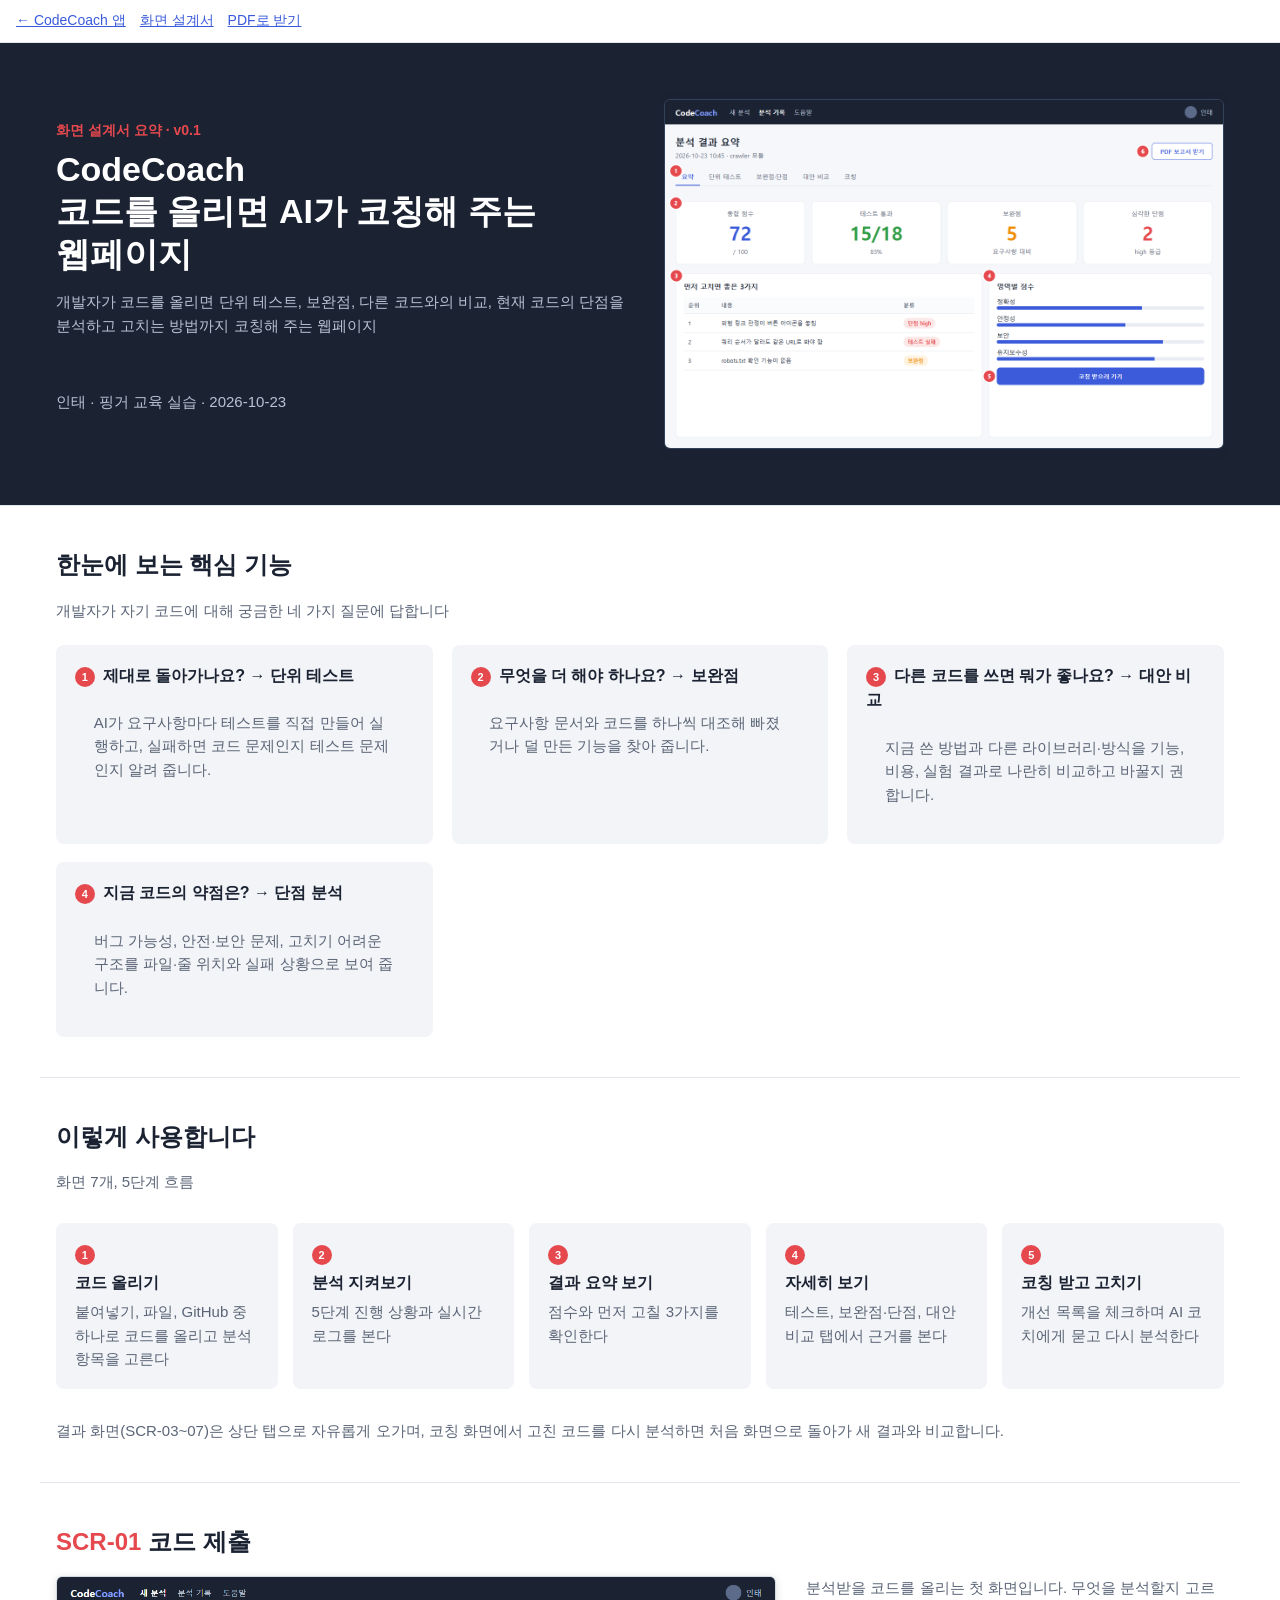
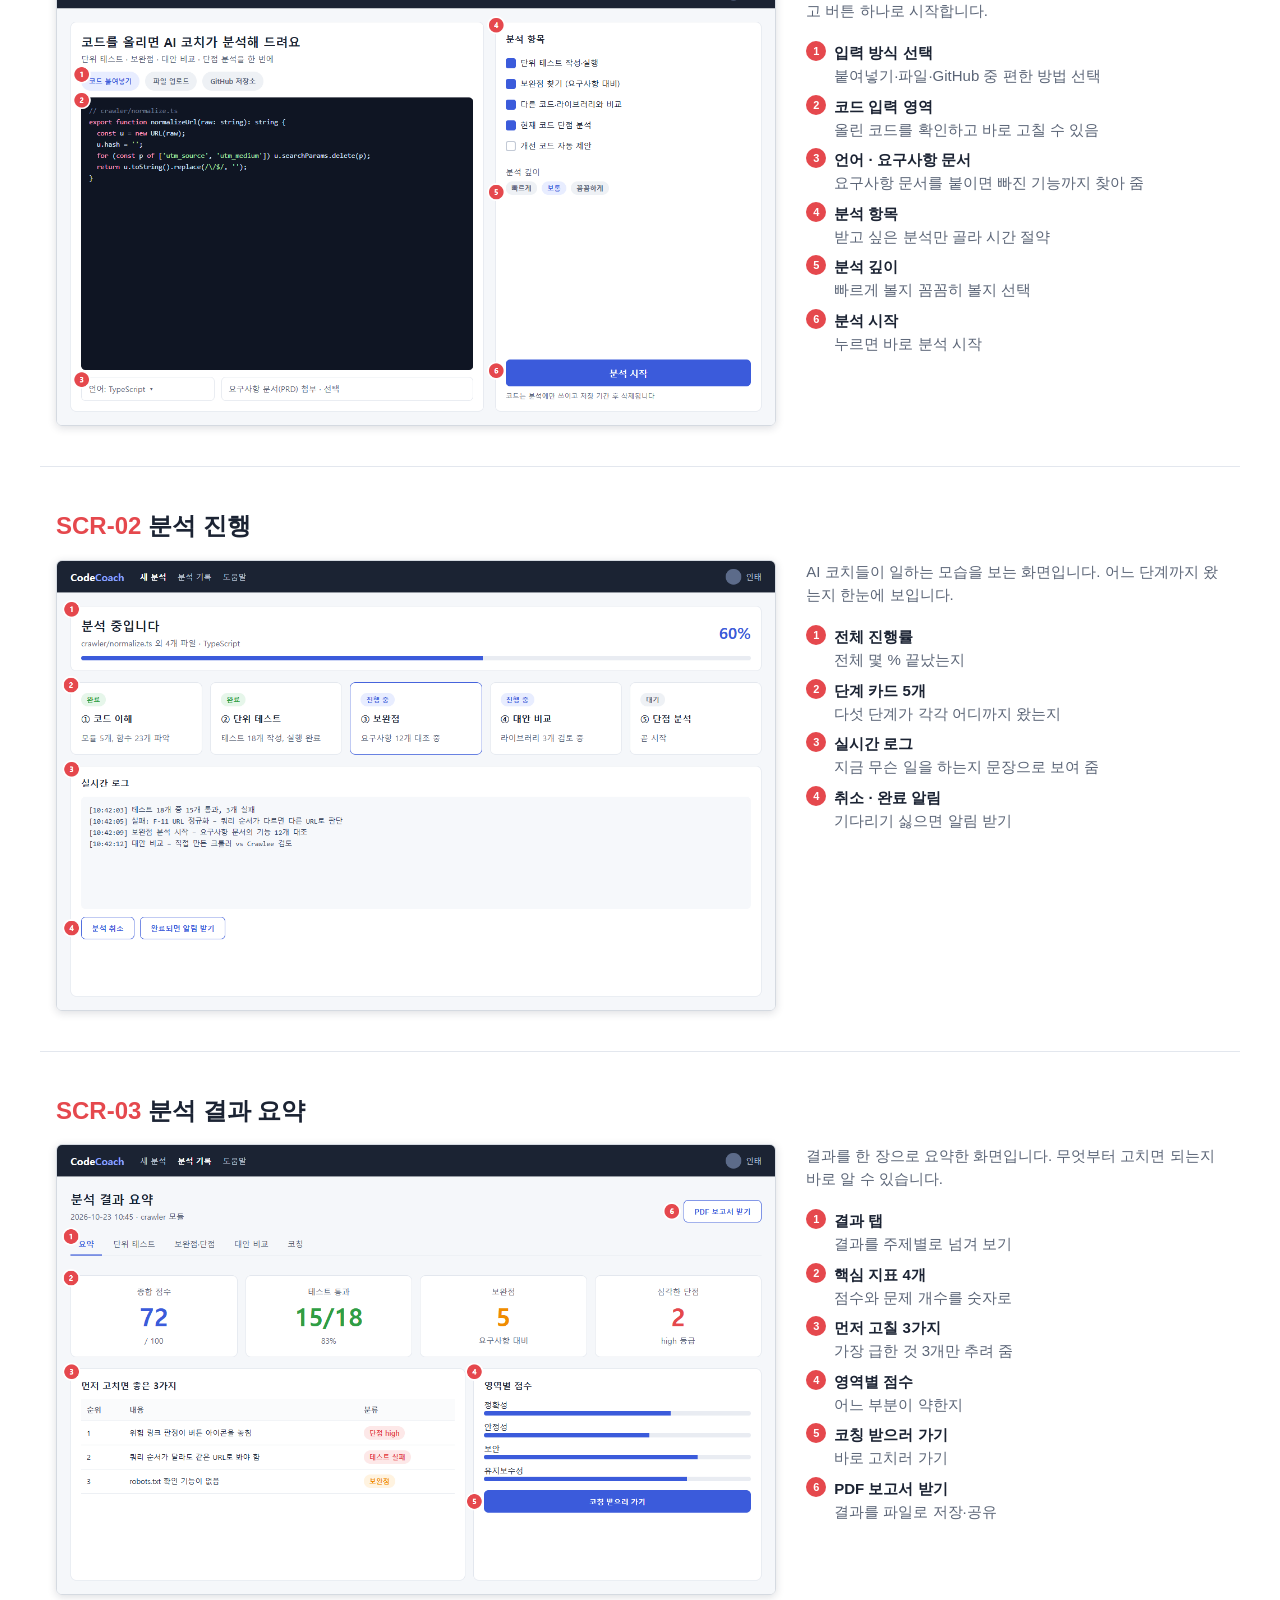
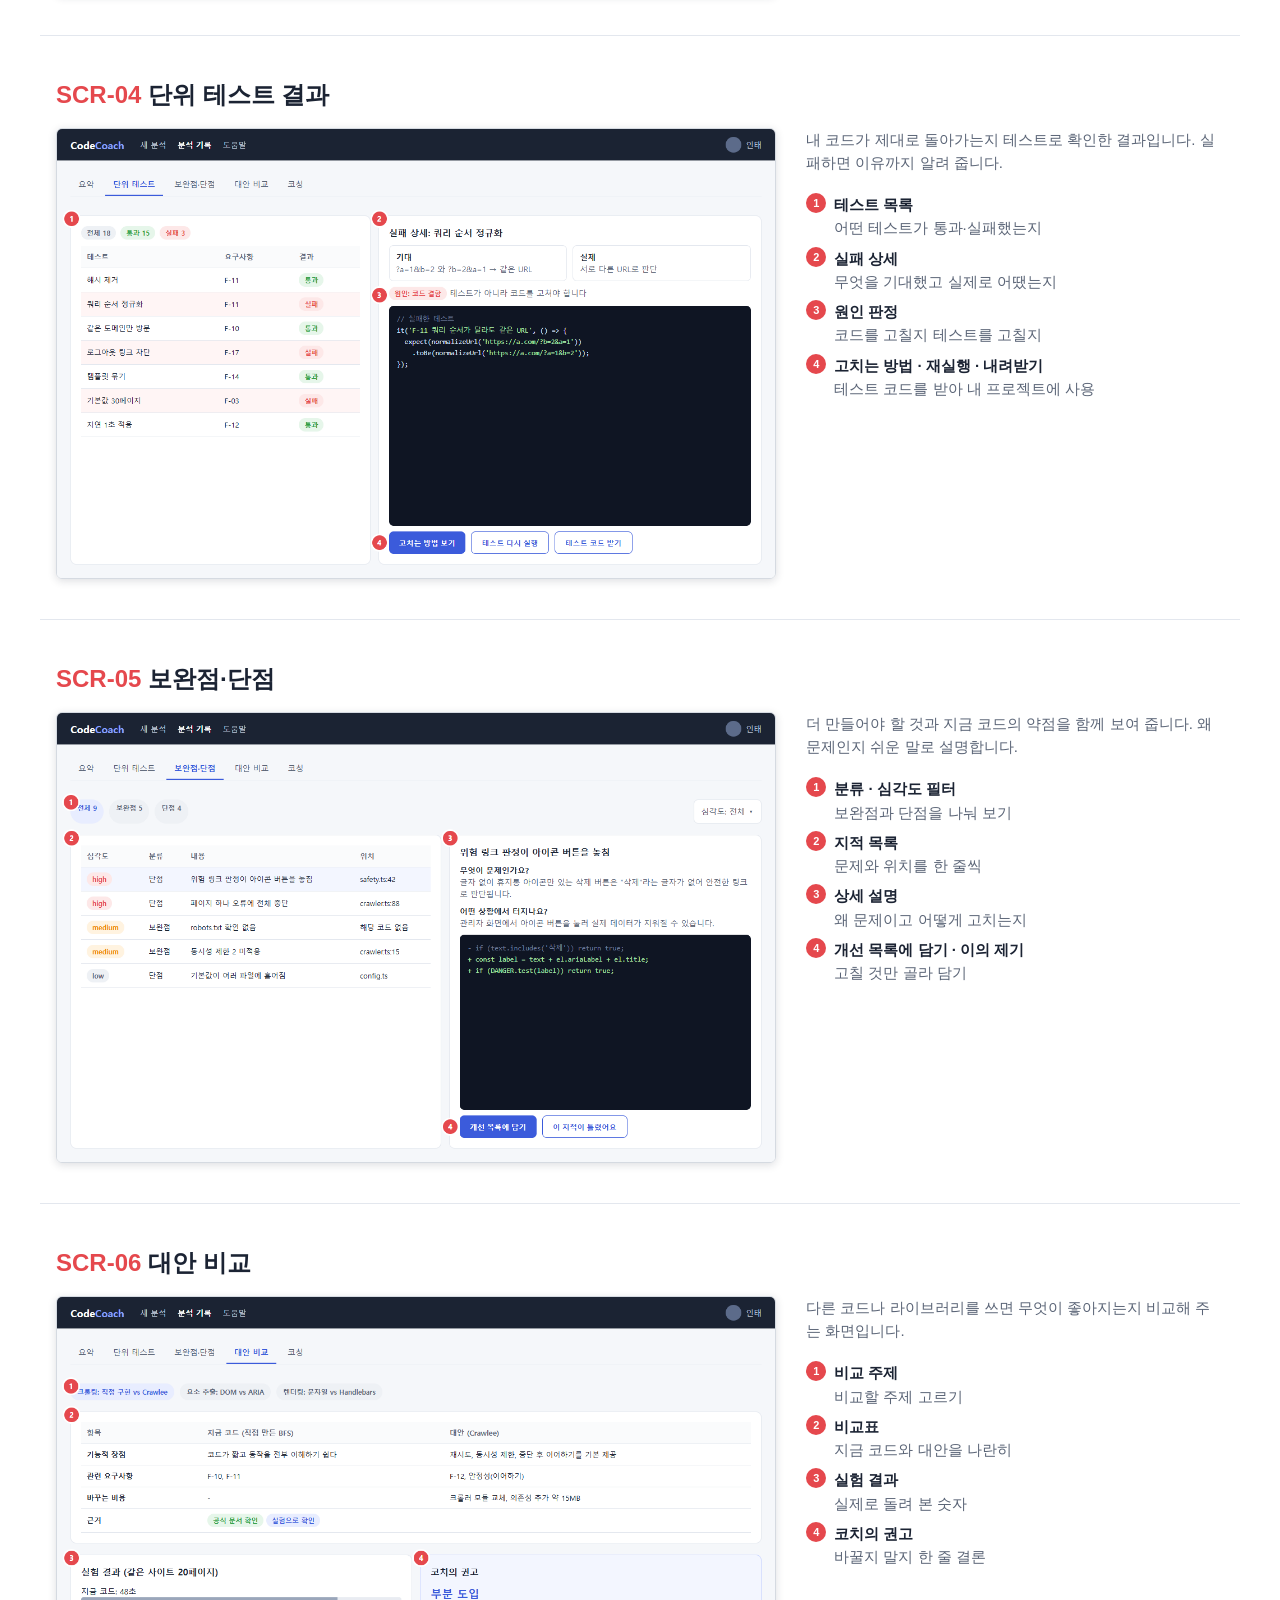
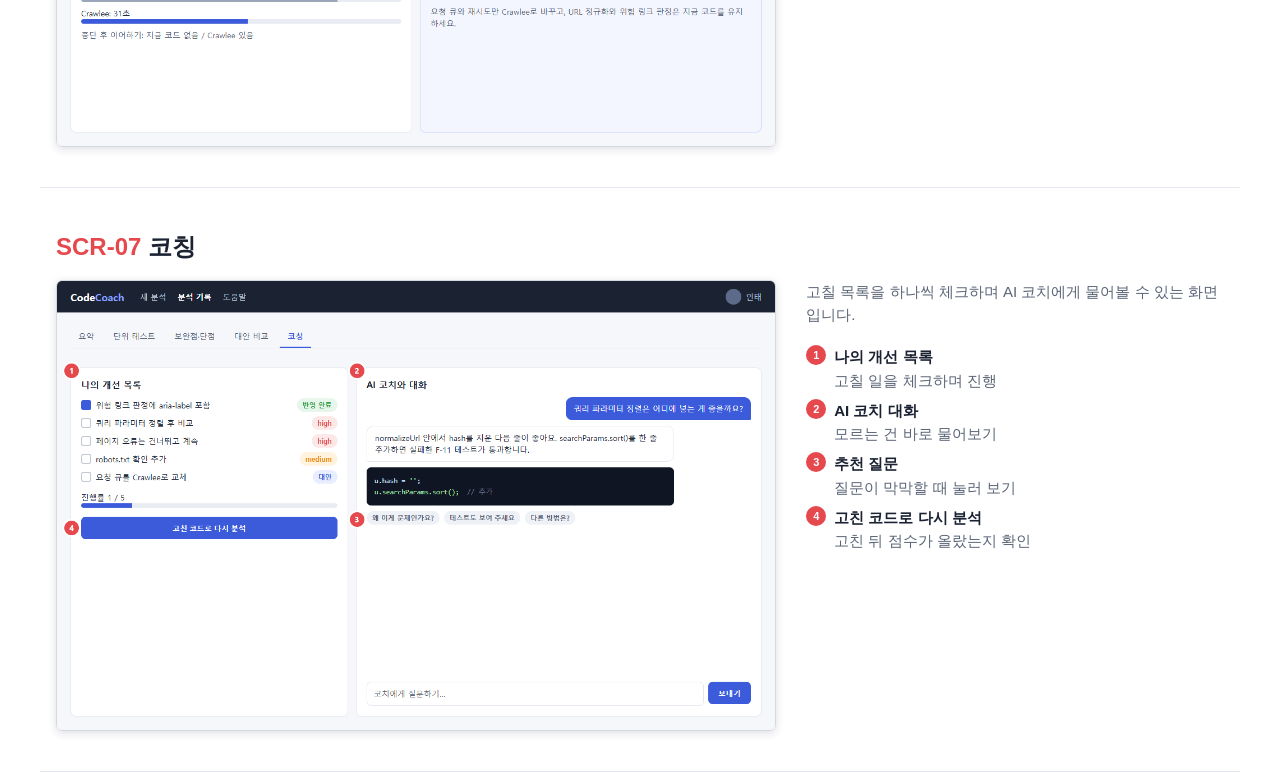
<file: summary.html>
<!doctype html><html lang="ko"><head><meta charset="utf-8"><meta name="viewport" content="width=device-width, initial-scale=1"><title>CodeCoach 핵심 요약</title><style>
@page{size:A4 landscape;margin:0}
*{box-sizing:border-box}body{margin:0;font:13px/1.55 "Malgun Gothic","Segoe UI",sans-serif;color:#1b2333}
.page{width:297mm;height:210mm;padding:14mm 16mm;page-break-after:always;position:relative;overflow:hidden}
.page:last-child{page-break-after:auto}
.dark{background:#1b2333;color:#fff}
h1{font-size:34px;margin:0 0 10px;line-height:1.25}h2{font-size:24px;margin:0 0 4mm}
.kicker{color:#e5484d;font-weight:800;font-size:14px;margin-bottom:6px}
.sub{color:#5b6577}.dark .sub{color:#b9c2d3}
.foot{position:absolute;left:16mm;bottom:7mm;font-size:10px;color:#8a94a6}
.no{display:inline-block;min-width:20px;height:20px;border-radius:50%;background:#e5484d;color:#fff;text-align:center;font:700 11px/20px "Segoe UI",sans-serif;margin-right:8px}
.row{display:flex;gap:8mm}
.shot{border:1px solid #d5dae1;border-radius:6px;box-shadow:0 2px 8px rgba(27,35,51,.15);display:block}
.steps{display:grid;grid-template-columns:repeat(5,1fr);gap:4mm;margin-top:8mm}
.step{background:#f2f4f7;border-radius:8px;padding:5mm}.step b{display:block;font-size:16px;margin:6px 0 4px}
.big{font-size:40px;font-weight:800;color:#3b5bdb;line-height:1}
.feat{display:grid;grid-template-columns:1fr 1fr;gap:5mm;margin-top:6mm}
.feat div{background:#f2f4f7;border-radius:8px;padding:5mm}.feat b{font-size:16px}
ul{margin:0;padding-left:18px}li{margin:3px 0}
.items div{display:flex;align-items:flex-start;margin:0 0 7px}
.webnav{display:none}
/* 화면(웹)에서는 A4 페이지 대신 반응형 웹페이지로 보여 준다 */
@media screen{
  body{background:#fff;font-size:15px}
  .webnav{display:flex;gap:14px;flex-wrap:wrap;position:sticky;top:0;z-index:5;background:#fff;border-bottom:1px solid #e3e7ee;padding:10px 16px;font-size:14px}
  .webnav a{color:#3b5bdb}
  .page{width:auto;height:auto;max-width:1200px;margin:0 auto;padding:40px 16px;border-bottom:1px solid #e3e7ee;overflow:visible}
  .page.dark{max-width:none;padding:56px max(16px,calc((100% - 1168px)/2))}
  .row{flex-wrap:wrap;height:auto!important}
  .row>div{flex:1 1 280px;min-width:0}
  .shot{max-width:100%;width:100%!important;height:auto!important}
  .page.dark .shot{width:min(560px,100%)!important}
  h1,h2{word-break:keep-all}
  .foot{display:none}
  .steps{grid-template-columns:repeat(auto-fit,minmax(180px,1fr))}
  .feat{grid-template-columns:repeat(auto-fit,minmax(280px,1fr))}
  .page:not(.dark) .row>img{flex:1 1 560px;width:auto!important;max-width:720px}
}
@media screen and (max-width:700px){h1{font-size:26px}}
</style></head><body><nav class="webnav"><a href="index.html">← CodeCoach 앱</a><a href="spec/">화면 설계서</a><a href="CodeCoach-화면설계-요약.pdf">PDF로 받기</a></nav><section class="page dark">
<div class="row" style="align-items:center;height:100%">
<div style="flex:1"><div class="kicker">화면 설계서 요약 · v0.1</div><h1>CodeCoach<br>코드를 올리면 AI가 코칭해 주는 웹페이지</h1>
<p class="sub" style="font-size:15px">개발자가 코드를 올리면 단위 테스트, 보완점, 다른 코드와의 비교, 현재 코드의 단점을 분석하고 고치는 방법까지 코칭해 주는 웹페이지</p><p class="sub" style="margin-top:14mm">인태 · 핑거 교육 실습 · 2026-10-23</p></div>
<img class="shot" src="design/images/SCR-03.png" style="width:150mm;border-color:#33415c">
</div></section>
<section class="page">
<h2>한눈에 보는 핵심 기능</h2><div class="sub">개발자가 자기 코드에 대해 궁금한 네 가지 질문에 답합니다</div>
<div class="feat"><div><span class="no">1</span><b>제대로 돌아가나요? → 단위 테스트</b><div class="sub" style="margin-top:4px">AI가 요구사항마다 테스트를 직접 만들어 실행하고, 실패하면 코드 문제인지 테스트 문제인지 알려 줍니다.</div></div><div><span class="no">2</span><b>무엇을 더 해야 하나요? → 보완점</b><div class="sub" style="margin-top:4px">요구사항 문서와 코드를 하나씩 대조해 빠졌거나 덜 만든 기능을 찾아 줍니다.</div></div><div><span class="no">3</span><b>다른 코드를 쓰면 뭐가 좋나요? → 대안 비교</b><div class="sub" style="margin-top:4px">지금 쓴 방법과 다른 라이브러리·방식을 기능, 비용, 실험 결과로 나란히 비교하고 바꿀지 권합니다.</div></div><div><span class="no">4</span><b>지금 코드의 약점은? → 단점 분석</b><div class="sub" style="margin-top:4px">버그 가능성, 안전·보안 문제, 고치기 어려운 구조를 파일·줄 위치와 실패 상황으로 보여 줍니다.</div></div></div>
<div class="foot">CodeCoach 화면 설계서 요약</div></section>
<section class="page">
<h2>이렇게 사용합니다</h2><div class="sub">화면 7개, 5단계 흐름</div>
<div class="steps"><div class="step"><span class="no">1</span><b>코드 올리기</b><div class="sub">붙여넣기, 파일, GitHub 중 하나로 코드를 올리고 분석 항목을 고른다</div></div><div class="step"><span class="no">2</span><b>분석 지켜보기</b><div class="sub">5단계 진행 상황과 실시간 로그를 본다</div></div><div class="step"><span class="no">3</span><b>결과 요약 보기</b><div class="sub">점수와 먼저 고칠 3가지를 확인한다</div></div><div class="step"><span class="no">4</span><b>자세히 보기</b><div class="sub">테스트, 보완점·단점, 대안 비교 탭에서 근거를 본다</div></div><div class="step"><span class="no">5</span><b>코칭 받고 고치기</b><div class="sub">개선 목록을 체크하며 AI 코치에게 묻고 다시 분석한다</div></div></div>
<div style="margin-top:8mm" class="sub">결과 화면(SCR-03~07)은 상단 탭으로 자유롭게 오가며, 코칭 화면에서 고친 코드를 다시 분석하면 처음 화면으로 돌아가 새 결과와 비교합니다.</div>
<div class="foot">CodeCoach 화면 설계서 요약</div></section>
<section class="page">
<div style="display:flex;align-items:baseline;gap:10px"><h2><span style="color:#e5484d">SCR-01</span> 코드 제출</h2></div>
<div class="row">
<img class="shot" src="design/images/SCR-01.png" style="width:168mm;height:105mm">
<div style="flex:1">
<div class="sub" style="margin-bottom:5mm">분석받을 코드를 올리는 첫 화면입니다. 무엇을 분석할지 고르고 버튼 하나로 시작합니다.</div>
<div class="items"><div><span class="no">1</span><span><b>입력 방식 선택</b><br><span class="sub">붙여넣기·파일·GitHub 중 편한 방법 선택</span></span></div><div><span class="no">2</span><span><b>코드 입력 영역</b><br><span class="sub">올린 코드를 확인하고 바로 고칠 수 있음</span></span></div><div><span class="no">3</span><span><b>언어 · 요구사항 문서</b><br><span class="sub">요구사항 문서를 붙이면 빠진 기능까지 찾아 줌</span></span></div><div><span class="no">4</span><span><b>분석 항목</b><br><span class="sub">받고 싶은 분석만 골라 시간 절약</span></span></div><div><span class="no">5</span><span><b>분석 깊이</b><br><span class="sub">빠르게 볼지 꼼꼼히 볼지 선택</span></span></div><div><span class="no">6</span><span><b>분석 시작</b><br><span class="sub">누르면 바로 분석 시작</span></span></div></div>
</div></div>
<div class="foot">CodeCoach 화면 설계서 요약 · SCR-01</div></section>
<section class="page">
<div style="display:flex;align-items:baseline;gap:10px"><h2><span style="color:#e5484d">SCR-02</span> 분석 진행</h2></div>
<div class="row">
<img class="shot" src="design/images/SCR-02.png" style="width:168mm;height:105mm">
<div style="flex:1">
<div class="sub" style="margin-bottom:5mm">AI 코치들이 일하는 모습을 보는 화면입니다. 어느 단계까지 왔는지 한눈에 보입니다.</div>
<div class="items"><div><span class="no">1</span><span><b>전체 진행률</b><br><span class="sub">전체 몇 % 끝났는지</span></span></div><div><span class="no">2</span><span><b>단계 카드 5개</b><br><span class="sub">다섯 단계가 각각 어디까지 왔는지</span></span></div><div><span class="no">3</span><span><b>실시간 로그</b><br><span class="sub">지금 무슨 일을 하는지 문장으로 보여 줌</span></span></div><div><span class="no">4</span><span><b>취소 · 완료 알림</b><br><span class="sub">기다리기 싫으면 알림 받기</span></span></div></div>
</div></div>
<div class="foot">CodeCoach 화면 설계서 요약 · SCR-02</div></section>
<section class="page">
<div style="display:flex;align-items:baseline;gap:10px"><h2><span style="color:#e5484d">SCR-03</span> 분석 결과 요약</h2></div>
<div class="row">
<img class="shot" src="design/images/SCR-03.png" style="width:168mm;height:105mm">
<div style="flex:1">
<div class="sub" style="margin-bottom:5mm">결과를 한 장으로 요약한 화면입니다. 무엇부터 고치면 되는지 바로 알 수 있습니다.</div>
<div class="items"><div><span class="no">1</span><span><b>결과 탭</b><br><span class="sub">결과를 주제별로 넘겨 보기</span></span></div><div><span class="no">2</span><span><b>핵심 지표 4개</b><br><span class="sub">점수와 문제 개수를 숫자로</span></span></div><div><span class="no">3</span><span><b>먼저 고칠 3가지</b><br><span class="sub">가장 급한 것 3개만 추려 줌</span></span></div><div><span class="no">4</span><span><b>영역별 점수</b><br><span class="sub">어느 부분이 약한지</span></span></div><div><span class="no">5</span><span><b>코칭 받으러 가기</b><br><span class="sub">바로 고치러 가기</span></span></div><div><span class="no">6</span><span><b>PDF 보고서 받기</b><br><span class="sub">결과를 파일로 저장·공유</span></span></div></div>
</div></div>
<div class="foot">CodeCoach 화면 설계서 요약 · SCR-03</div></section>
<section class="page">
<div style="display:flex;align-items:baseline;gap:10px"><h2><span style="color:#e5484d">SCR-04</span> 단위 테스트 결과</h2></div>
<div class="row">
<img class="shot" src="design/images/SCR-04.png" style="width:168mm;height:105mm">
<div style="flex:1">
<div class="sub" style="margin-bottom:5mm">내 코드가 제대로 돌아가는지 테스트로 확인한 결과입니다. 실패하면 이유까지 알려 줍니다.</div>
<div class="items"><div><span class="no">1</span><span><b>테스트 목록</b><br><span class="sub">어떤 테스트가 통과·실패했는지</span></span></div><div><span class="no">2</span><span><b>실패 상세</b><br><span class="sub">무엇을 기대했고 실제로 어땠는지</span></span></div><div><span class="no">3</span><span><b>원인 판정</b><br><span class="sub">코드를 고칠지 테스트를 고칠지</span></span></div><div><span class="no">4</span><span><b>고치는 방법 · 재실행 · 내려받기</b><br><span class="sub">테스트 코드를 받아 내 프로젝트에 사용</span></span></div></div>
</div></div>
<div class="foot">CodeCoach 화면 설계서 요약 · SCR-04</div></section>
<section class="page">
<div style="display:flex;align-items:baseline;gap:10px"><h2><span style="color:#e5484d">SCR-05</span> 보완점·단점</h2></div>
<div class="row">
<img class="shot" src="design/images/SCR-05.png" style="width:168mm;height:105mm">
<div style="flex:1">
<div class="sub" style="margin-bottom:5mm">더 만들어야 할 것과 지금 코드의 약점을 함께 보여 줍니다. 왜 문제인지 쉬운 말로 설명합니다.</div>
<div class="items"><div><span class="no">1</span><span><b>분류 · 심각도 필터</b><br><span class="sub">보완점과 단점을 나눠 보기</span></span></div><div><span class="no">2</span><span><b>지적 목록</b><br><span class="sub">문제와 위치를 한 줄씩</span></span></div><div><span class="no">3</span><span><b>상세 설명</b><br><span class="sub">왜 문제이고 어떻게 고치는지</span></span></div><div><span class="no">4</span><span><b>개선 목록에 담기 · 이의 제기</b><br><span class="sub">고칠 것만 골라 담기</span></span></div></div>
</div></div>
<div class="foot">CodeCoach 화면 설계서 요약 · SCR-05</div></section>
<section class="page">
<div style="display:flex;align-items:baseline;gap:10px"><h2><span style="color:#e5484d">SCR-06</span> 대안 비교</h2></div>
<div class="row">
<img class="shot" src="design/images/SCR-06.png" style="width:168mm;height:105mm">
<div style="flex:1">
<div class="sub" style="margin-bottom:5mm">다른 코드나 라이브러리를 쓰면 무엇이 좋아지는지 비교해 주는 화면입니다.</div>
<div class="items"><div><span class="no">1</span><span><b>비교 주제</b><br><span class="sub">비교할 주제 고르기</span></span></div><div><span class="no">2</span><span><b>비교표</b><br><span class="sub">지금 코드와 대안을 나란히</span></span></div><div><span class="no">3</span><span><b>실험 결과</b><br><span class="sub">실제로 돌려 본 숫자</span></span></div><div><span class="no">4</span><span><b>코치의 권고</b><br><span class="sub">바꿀지 말지 한 줄 결론</span></span></div></div>
</div></div>
<div class="foot">CodeCoach 화면 설계서 요약 · SCR-06</div></section>
<section class="page">
<div style="display:flex;align-items:baseline;gap:10px"><h2><span style="color:#e5484d">SCR-07</span> 코칭</h2></div>
<div class="row">
<img class="shot" src="design/images/SCR-07.png" style="width:168mm;height:105mm">
<div style="flex:1">
<div class="sub" style="margin-bottom:5mm">고칠 목록을 하나씩 체크하며 AI 코치에게 물어볼 수 있는 화면입니다.</div>
<div class="items"><div><span class="no">1</span><span><b>나의 개선 목록</b><br><span class="sub">고칠 일을 체크하며 진행</span></span></div><div><span class="no">2</span><span><b>AI 코치 대화</b><br><span class="sub">모르는 건 바로 물어보기</span></span></div><div><span class="no">3</span><span><b>추천 질문</b><br><span class="sub">질문이 막막할 때 눌러 보기</span></span></div><div><span class="no">4</span><span><b>고친 코드로 다시 분석</b><br><span class="sub">고친 뒤 점수가 올랐는지 확인</span></span></div></div>
</div></div>
<div class="foot">CodeCoach 화면 설계서 요약 · SCR-07</div></section></body></html>
</file>
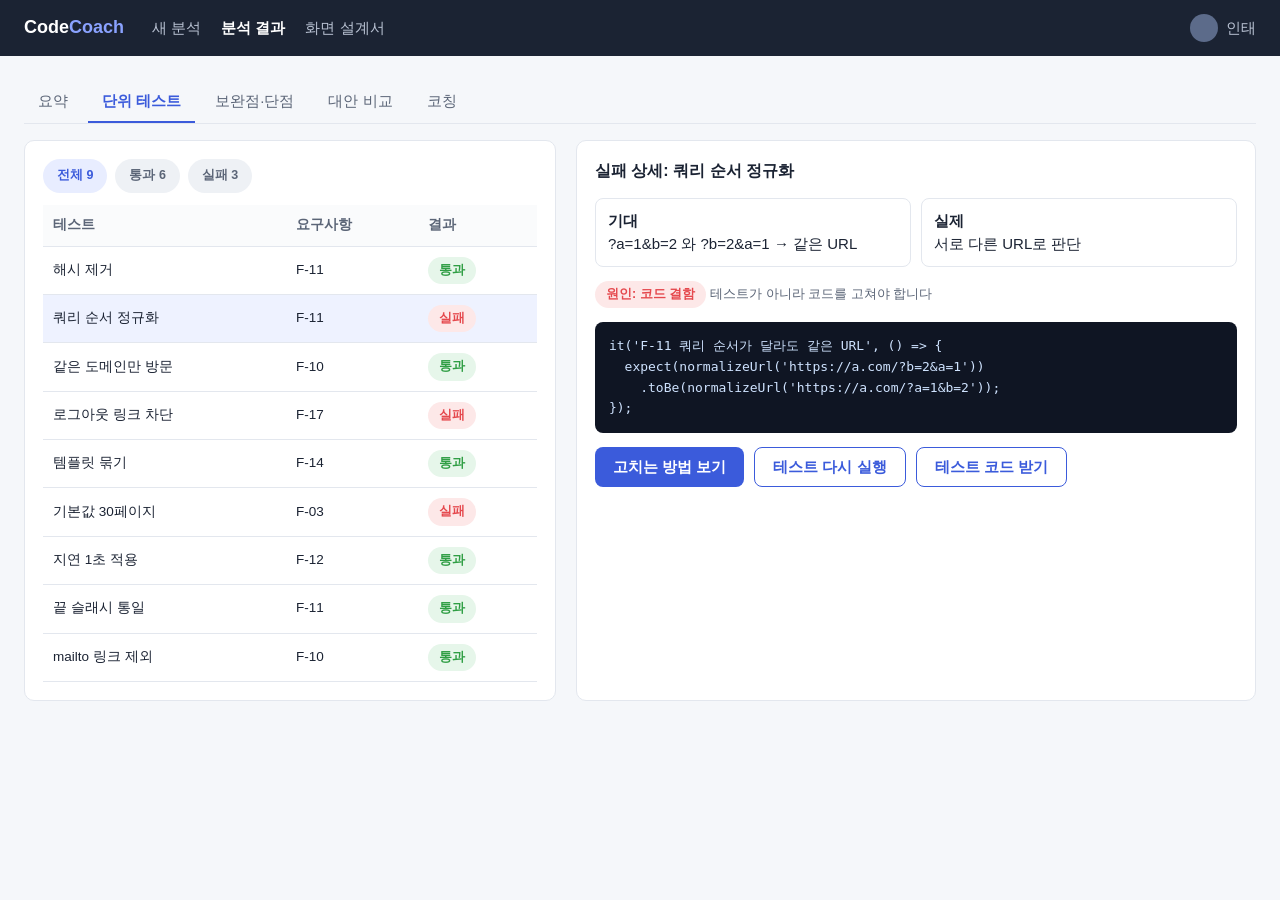
<file: tests.html>
<!doctype html>
<html lang="ko">
<head>
<meta charset="utf-8"><meta name="viewport" content="width=device-width, initial-scale=1">
<title>CodeCoach · 단위 테스트</title>
<link rel="stylesheet" href="assets/app.css">
</head>
<body data-page="tests">
<main class="wrap">
  <div id="tabs"></div>
  <div class="row">
    <section class="panel" style="flex:1">
      <div id="filters" style="display:flex;gap:8px;margin-bottom:12px"><button class="chip on" data-f="all" id="f-all">전체</button><button class="chip" data-f="ok" id="f-ok">통과</button><button class="chip" data-f="fail" id="f-fail">실패</button></div>
      <table><thead><tr><th>테스트</th><th>요구사항</th><th>결과</th></tr></thead><tbody id="list"></tbody></table>
    </section>
    <section class="panel col" style="flex:1.3" id="detail"></section>
  </div>
</main>
<script src="assets/app.js"></script>
</body>
</html>
</file>
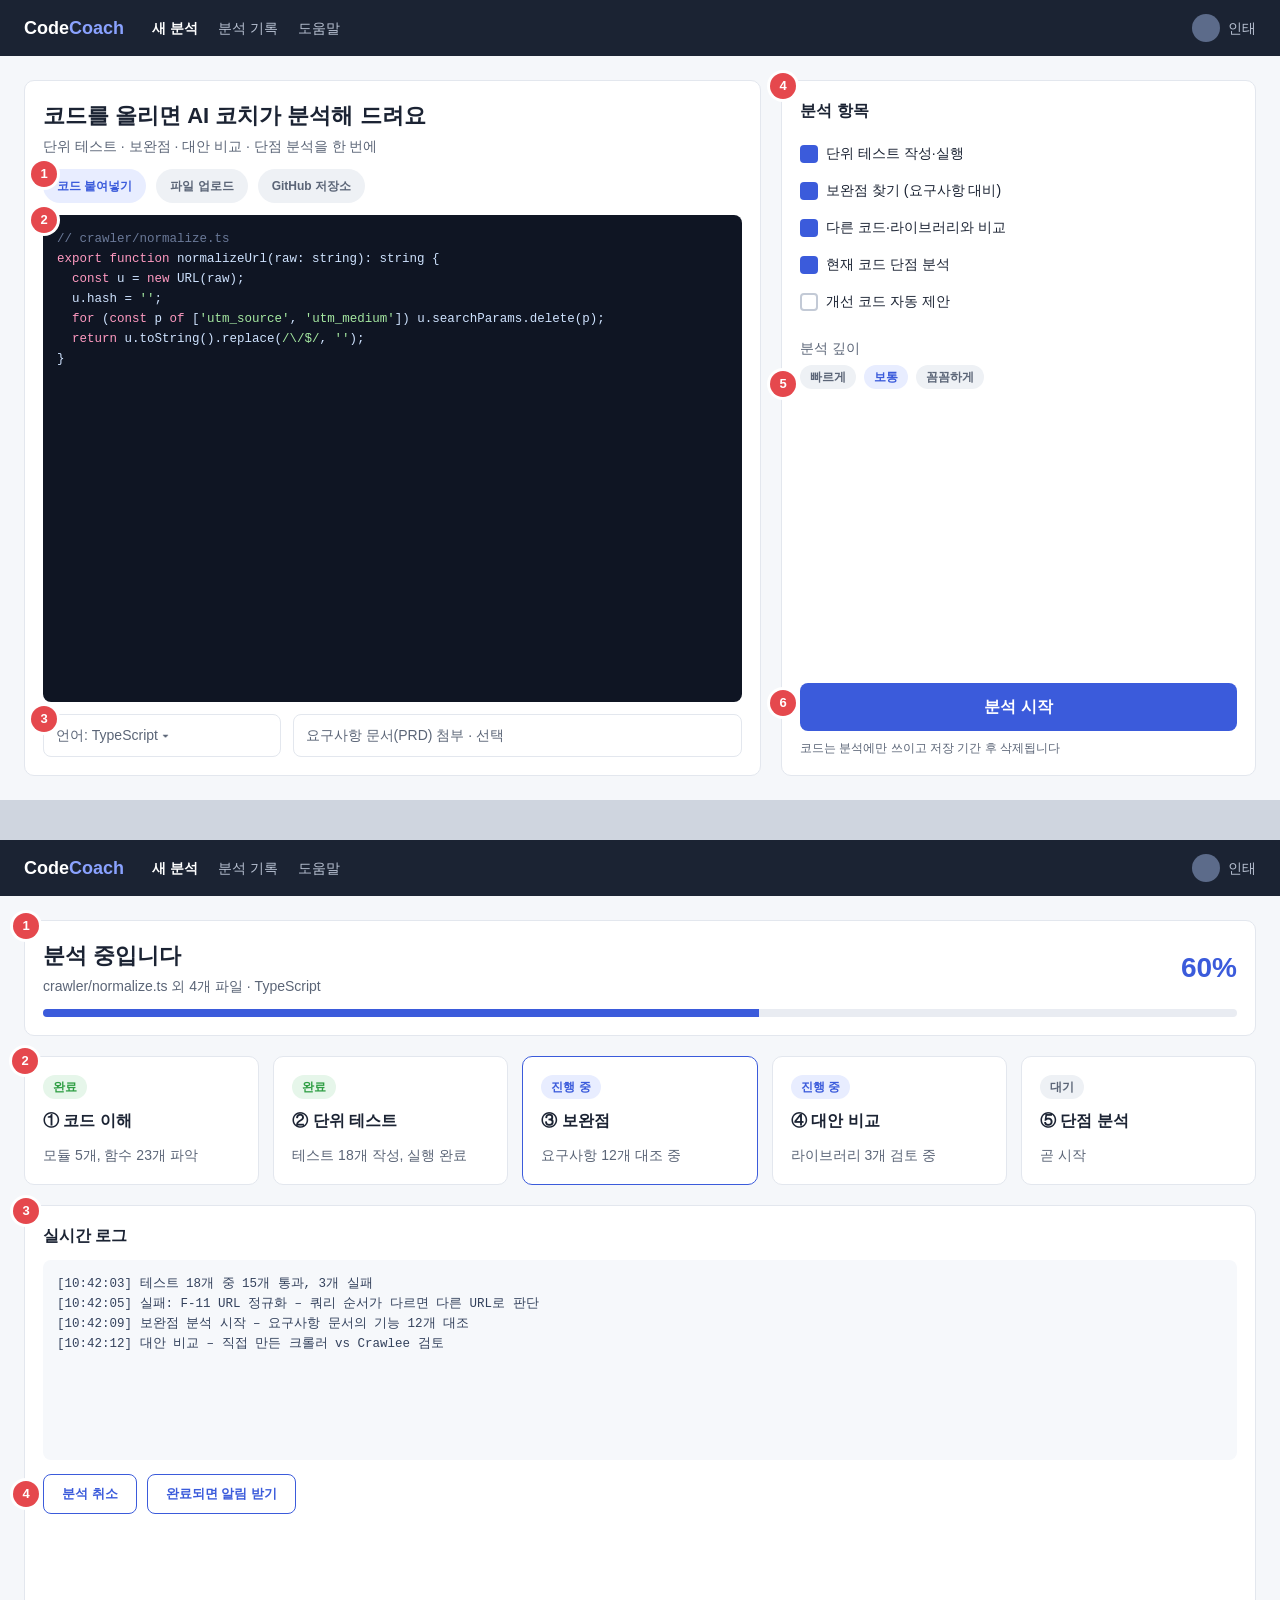
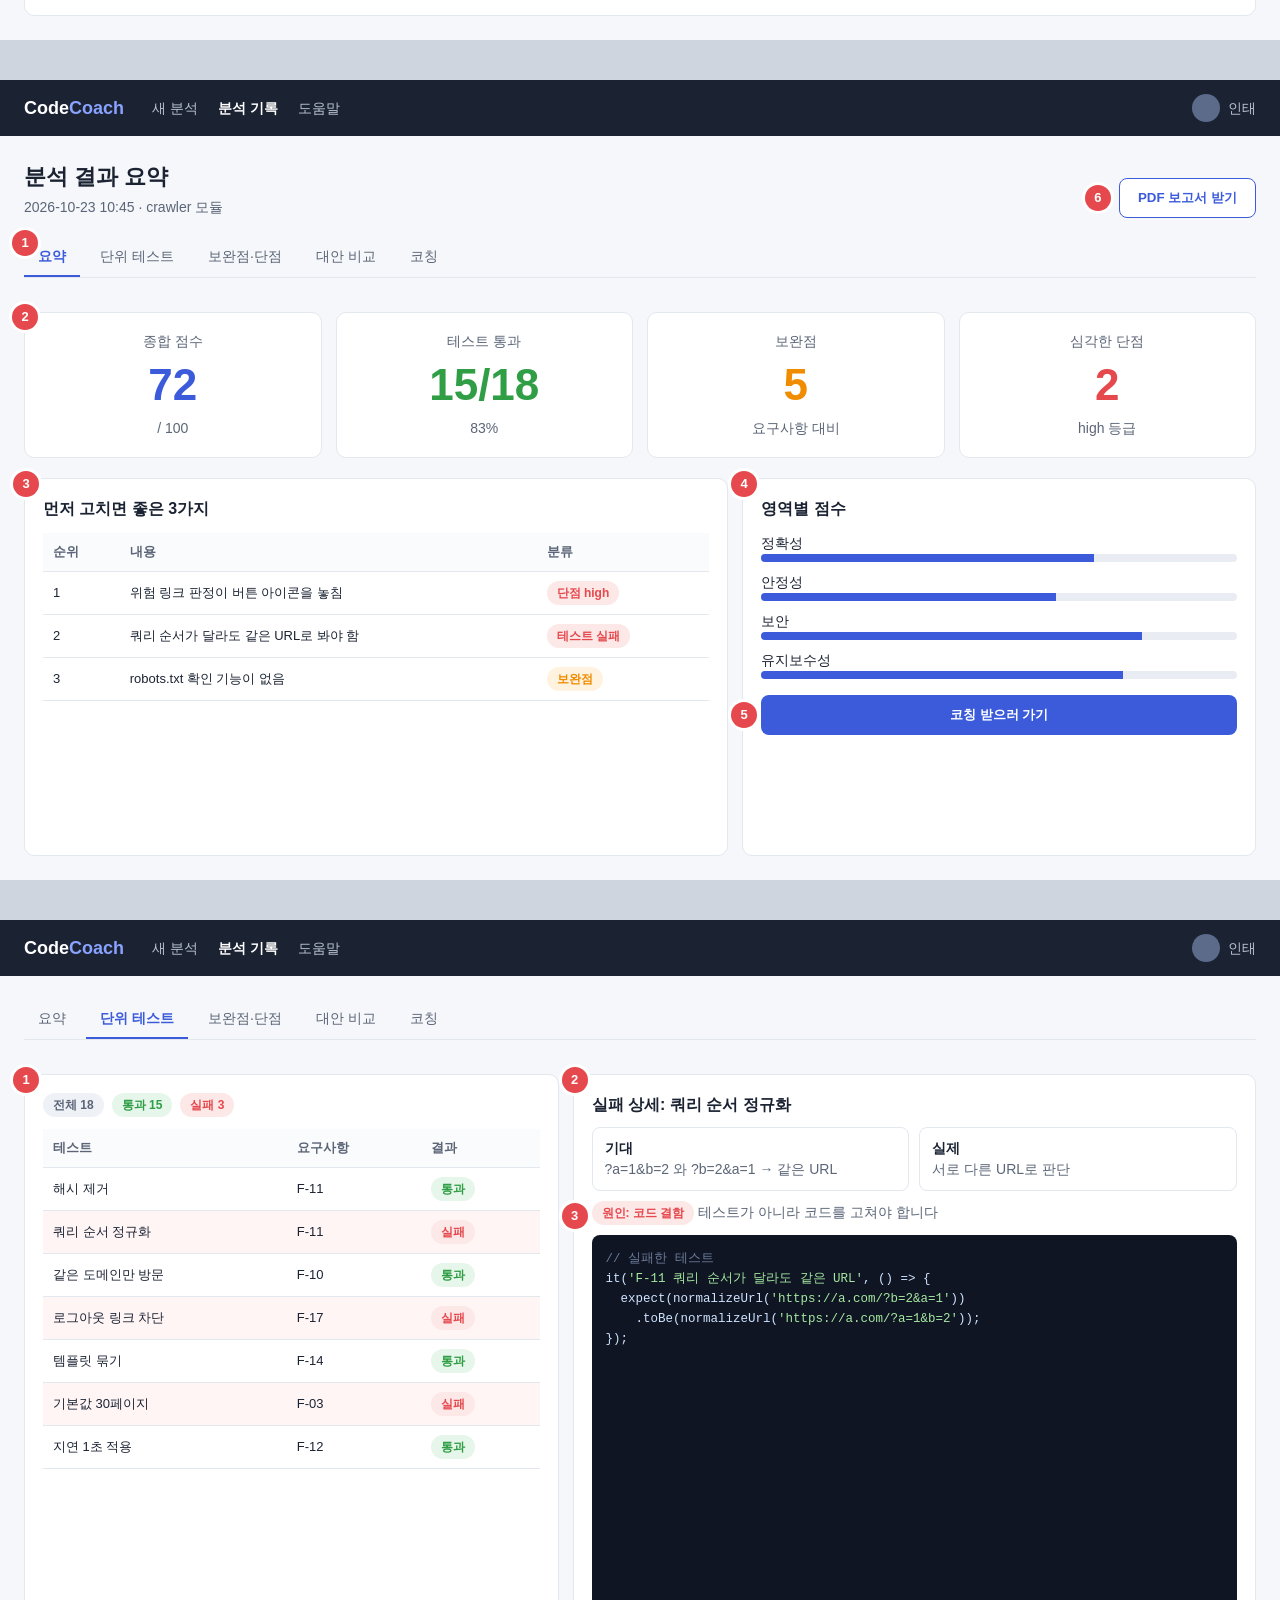
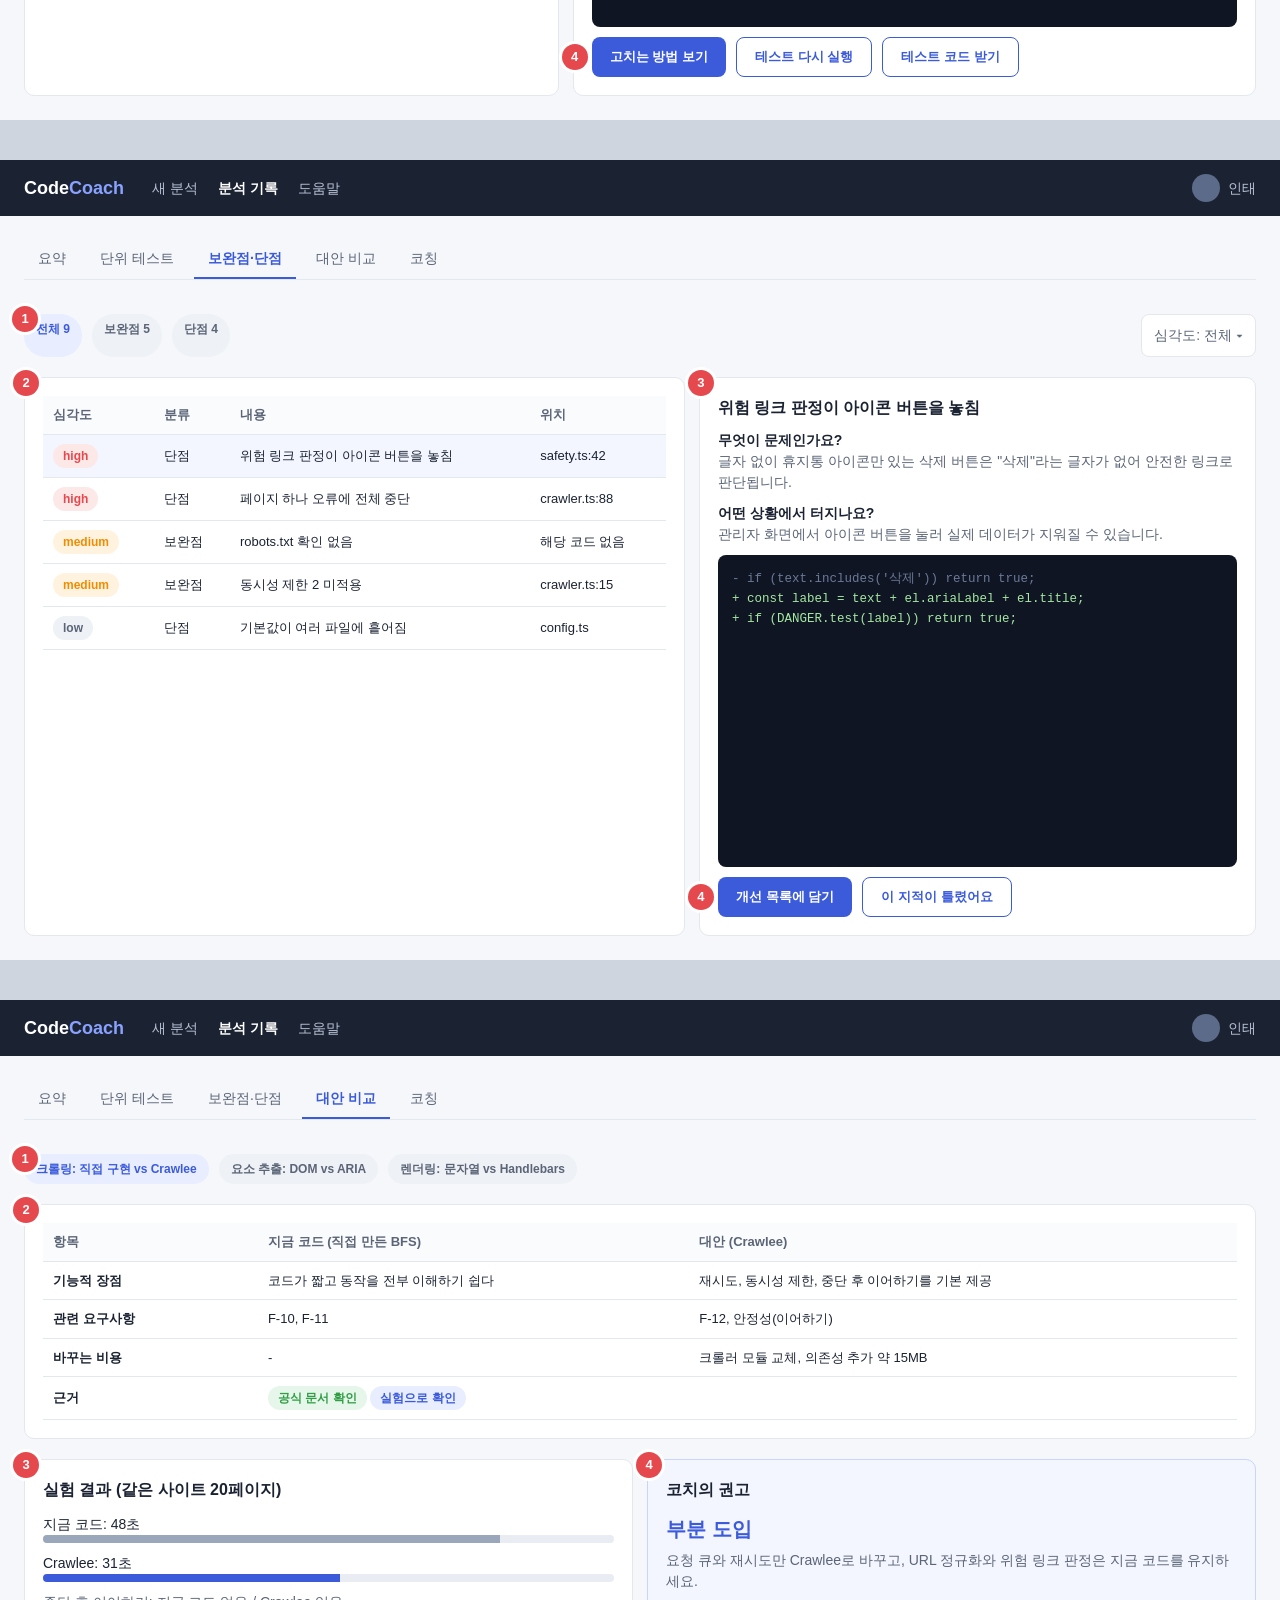
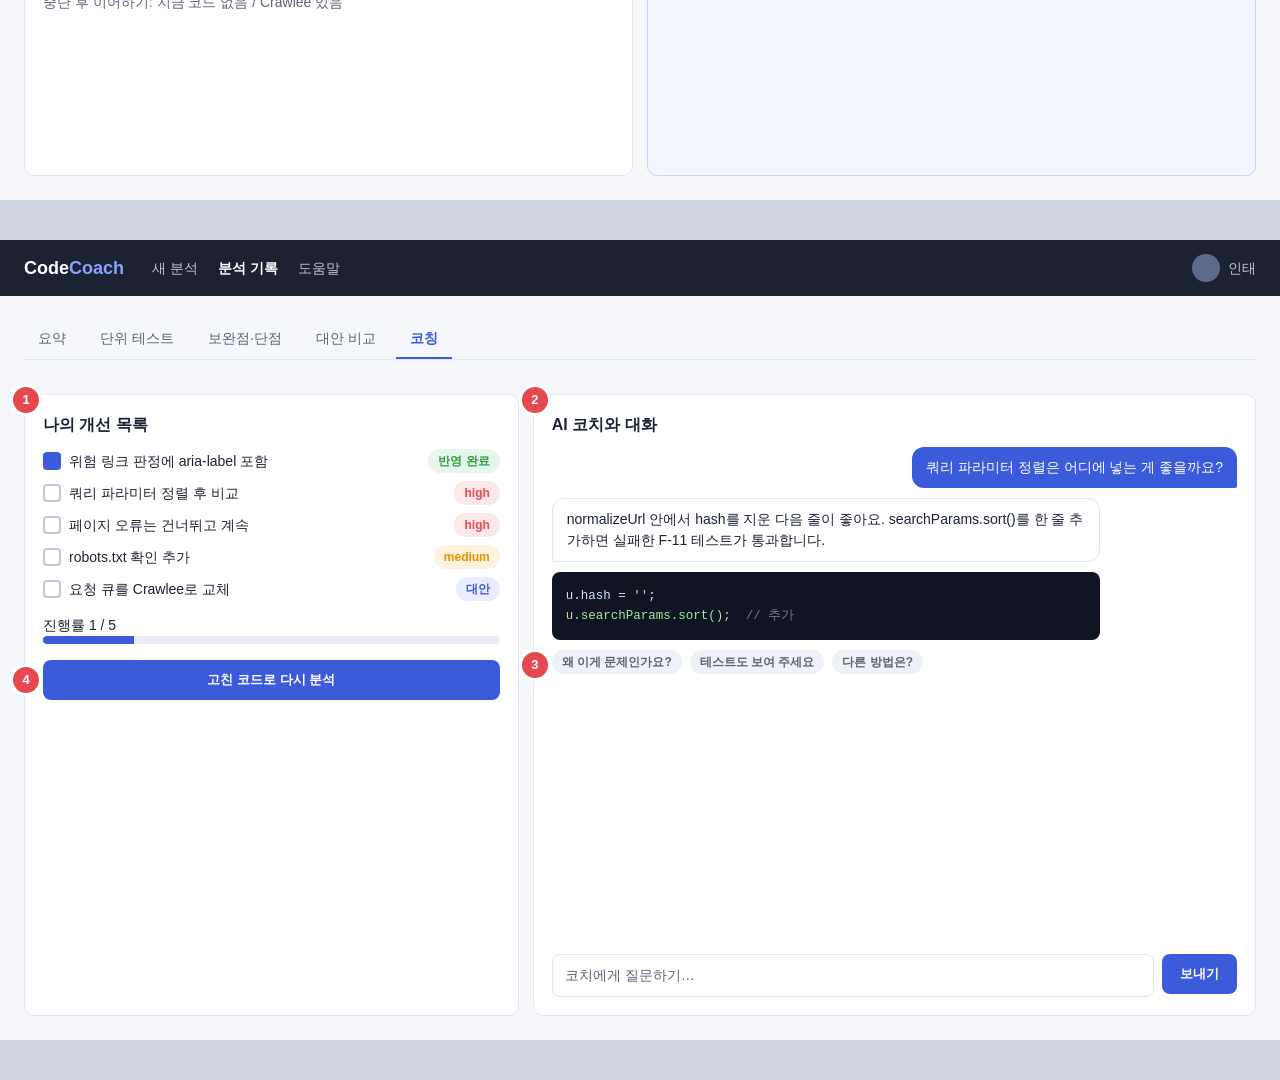
<file: design/mockups.html>
<!doctype html>
<html lang="ko">
<head>
<meta charset="utf-8">
<title>CodeCoach 화면 목업</title>
<style>
:root{--ink:#1b2333;--sub:#5b6577;--line:#e3e7ee;--bg:#f5f7fa;--brand:#3b5bdb;--red:#e5484d;--green:#2f9e44;--amber:#f08c00;--card:#fff}
*{box-sizing:border-box}
body{margin:0;background:#cfd5df;font:14px/1.5 "Malgun Gothic","Segoe UI",sans-serif;color:var(--ink)}
.screen{width:1280px;height:800px;background:var(--bg);margin:0 0 40px;position:relative;overflow:hidden;display:flex;flex-direction:column}
.top{height:56px;background:var(--ink);color:#fff;display:flex;align-items:center;padding:0 24px;gap:28px;position:relative}
.logo{font-weight:800;font-size:18px}.logo b{color:#8aa2ff}
.nav{display:flex;gap:20px;color:#b9c2d3}.nav .on{color:#fff;font-weight:700}
.user{margin-left:auto;display:flex;align-items:center;gap:8px;color:#b9c2d3}.av{width:28px;height:28px;border-radius:50%;background:#5c6b8a}
.body{flex:1;display:flex;gap:20px;padding:24px;min-height:0}
.panel{background:var(--card);border:1px solid var(--line);border-radius:10px;padding:18px;position:relative}
h1{font-size:22px;margin:0 0 4px}h2{font-size:16px;margin:0 0 12px}
.muted{color:var(--sub)}
.btn{display:inline-flex;align-items:center;justify-content:center;height:40px;padding:0 18px;border-radius:8px;background:var(--brand);color:#fff;font-weight:700;border:0}
.btn.ghost{background:#fff;color:var(--brand);border:1px solid var(--brand)}
.field{border:1px solid var(--line);border-radius:8px;background:#fff;padding:10px 12px;color:var(--sub)}
.code{background:#0f1523;color:#cfe3ff;border-radius:8px;padding:14px;font:12.5px/1.6 Consolas,monospace;white-space:pre;overflow:hidden}
.code .k{color:#ff9ac1}.code .s{color:#a5e8a1}.code .c{color:#6b7a99}
.chip{display:inline-block;padding:3px 10px;border-radius:999px;font-size:12px;font-weight:700}
.c-red{background:#fde8e8;color:var(--red)}.c-green{background:#e6f6ea;color:var(--green)}.c-amber{background:#fff3e0;color:var(--amber)}.c-blue{background:#e8edff;color:var(--brand)}.c-gray{background:#eef1f5;color:var(--sub)}
table{width:100%;border-collapse:collapse}th,td{text-align:left;padding:9px 10px;border-bottom:1px solid var(--line);font-size:13px}th{color:var(--sub);font-weight:600;background:#fafbfc}
.m{position:absolute;width:26px;height:26px;border-radius:50%;background:var(--red);color:#fff;font:700 13px/26px "Segoe UI",sans-serif;text-align:center;font-style:normal;box-shadow:0 0 0 3px #fff;z-index:5}
.box{outline:2px dashed var(--red);outline-offset:3px}
.tabs{display:flex;gap:6px;border-bottom:1px solid var(--line);margin-bottom:14px}.tabs span{padding:8px 14px;color:var(--sub)}.tabs .on{color:var(--brand);border-bottom:2px solid var(--brand);font-weight:700}
.bar{height:8px;background:#e9ecf2;border-radius:99px;overflow:hidden}.bar i{display:block;height:100%;background:var(--brand)}
.check{display:flex;align-items:center;gap:8px;margin:8px 0}.check i{width:18px;height:18px;border-radius:4px;background:var(--brand);display:inline-block}.check i.off{background:#fff;border:2px solid #c3cad6}
</style>
</head>
<body>

<!-- SCR-01 코드 제출 -->
<section class="screen" id="SCR-01">
  <div class="top"><span class="logo">Code<b>Coach</b></span><div class="nav"><span class="on">새 분석</span><span>분석 기록</span><span>도움말</span></div><div class="user"><span class="av"></span>인태</div></div>
  <div class="body">
    <div class="panel" style="flex:1.6;display:flex;flex-direction:column;gap:12px">
      <div><h1>코드를 올리면 AI 코치가 분석해 드려요</h1><div class="muted">단위 테스트 · 보완점 · 대안 비교 · 단점 분석을 한 번에</div></div>
      <div style="display:flex;gap:10px;position:relative"><i class="m" style="left:-12px;top:-8px">1</i>
        <span class="chip c-blue" style="padding:8px 14px">코드 붙여넣기</span><span class="chip c-gray" style="padding:8px 14px">파일 업로드</span><span class="chip c-gray" style="padding:8px 14px">GitHub 저장소</span></div>
      <div style="position:relative;flex:1;display:flex"><i class="m" style="left:-12px;top:-8px">2</i>
        <div class="code" style="flex:1"><span class="c">// crawler/normalize.ts</span>
<span class="k">export function</span> normalizeUrl(raw: string): string {
  <span class="k">const</span> u = <span class="k">new</span> URL(raw);
  u.hash = <span class="s">''</span>;
  <span class="k">for</span> (<span class="k">const</span> p <span class="k">of</span> [<span class="s">'utm_source'</span>, <span class="s">'utm_medium'</span>]) u.searchParams.delete(p);
  <span class="k">return</span> u.toString().replace(<span class="s">/\/$/</span>, <span class="s">''</span>);
}</div></div>
      <div style="display:flex;gap:12px;position:relative"><i class="m" style="left:-12px;top:-8px">3</i>
        <div class="field" style="flex:1">언어: TypeScript ▾</div><div class="field" style="flex:2">요구사항 문서(PRD) 첨부 · 선택</div></div>
    </div>
    <div class="panel" style="flex:1;display:flex;flex-direction:column">
      <i class="m" style="left:-12px;top:-8px">4</i>
      <h2>분석 항목</h2>
      <div class="check"><i></i>단위 테스트 작성·실행</div>
      <div class="check"><i></i>보완점 찾기 (요구사항 대비)</div>
      <div class="check"><i></i>다른 코드·라이브러리와 비교</div>
      <div class="check"><i></i>현재 코드 단점 분석</div>
      <div class="check"><i class="off"></i>개선 코드 자동 제안</div>
      <div style="margin-top:18px" class="muted">분석 깊이</div>
      <div style="display:flex;gap:8px;margin-top:6px;position:relative"><i class="m" style="left:-30px;top:6px">5</i><span class="chip c-gray">빠르게</span><span class="chip c-blue">보통</span><span class="chip c-gray">꼼꼼하게</span></div>
      <div style="margin-top:auto;position:relative"><i class="m" style="left:-30px;top:7px">6</i><button class="btn" style="width:100%;height:48px;font-size:16px">분석 시작</button>
      <div class="muted" style="font-size:12px;margin-top:8px">코드는 분석에만 쓰이고 저장 기간 후 삭제됩니다</div></div>
    </div>
  </div>
</section>

<!-- SCR-02 분석 진행 -->
<section class="screen" id="SCR-02">
  <div class="top"><span class="logo">Code<b>Coach</b></span><div class="nav"><span class="on">새 분석</span><span>분석 기록</span><span>도움말</span></div><div class="user"><span class="av"></span>인태</div></div>
  <div class="body" style="flex-direction:column">
    <div class="panel" style="position:relative"><i class="m" style="left:-12px;top:-8px">1</i>
      <div style="display:flex;justify-content:space-between;align-items:center"><div><h1>분석 중입니다</h1><div class="muted">crawler/normalize.ts 외 4개 파일 · TypeScript</div></div><div style="font-size:28px;font-weight:800;color:var(--brand)">60%</div></div>
      <div class="bar" style="margin-top:12px"><i style="width:60%"></i></div>
    </div>
    <div style="display:flex;gap:14px;position:relative"><i class="m" style="left:-12px;top:-8px">2</i>
      <div class="panel" style="flex:1"><span class="chip c-green">완료</span><h2 style="margin-top:10px">① 코드 이해</h2><div class="muted">모듈 5개, 함수 23개 파악</div></div>
      <div class="panel" style="flex:1"><span class="chip c-green">완료</span><h2 style="margin-top:10px">② 단위 테스트</h2><div class="muted">테스트 18개 작성, 실행 완료</div></div>
      <div class="panel" style="flex:1;border-color:var(--brand)"><span class="chip c-blue">진행 중</span><h2 style="margin-top:10px">③ 보완점</h2><div class="muted">요구사항 12개 대조 중</div></div>
      <div class="panel" style="flex:1"><span class="chip c-blue">진행 중</span><h2 style="margin-top:10px">④ 대안 비교</h2><div class="muted">라이브러리 3개 검토 중</div></div>
      <div class="panel" style="flex:1"><span class="chip c-gray">대기</span><h2 style="margin-top:10px">⑤ 단점 분석</h2><div class="muted">곧 시작</div></div>
    </div>
    <div class="panel" style="flex:1;position:relative"><i class="m" style="left:-12px;top:-8px">3</i>
      <h2>실시간 로그</h2>
      <div class="code" style="background:#f6f8fb;color:#33415c;height:200px">[10:42:03] 테스트 18개 중 15개 통과, 3개 실패
[10:42:05] 실패: F-11 URL 정규화 – 쿼리 순서가 다르면 다른 URL로 판단
[10:42:09] 보완점 분석 시작 – 요구사항 문서의 기능 12개 대조
[10:42:12] 대안 비교 – 직접 만든 크롤러 vs Crawlee 검토</div>
      <div style="display:flex;gap:10px;margin-top:14px;position:relative"><i class="m" style="left:-30px;top:7px">4</i><button class="btn ghost">분석 취소</button><button class="btn ghost">완료되면 알림 받기</button></div>
    </div>
  </div>
</section>

<!-- SCR-03 결과 요약 -->
<section class="screen" id="SCR-03">
  <div class="top"><span class="logo">Code<b>Coach</b></span><div class="nav"><span>새 분석</span><span class="on">분석 기록</span><span>도움말</span></div><div class="user"><span class="av"></span>인태</div></div>
  <div class="body" style="flex-direction:column">
    <div style="display:flex;justify-content:space-between;align-items:end"><div><h1>분석 결과 요약</h1><div class="muted">2026-10-23 10:45 · crawler 모듈</div></div><div style="position:relative"><i class="m" style="left:-34px;top:7px">6</i><button class="btn ghost">PDF 보고서 받기</button></div></div>
    <div style="position:relative"><i class="m" style="left:-12px;top:-8px">1</i>
      <div class="tabs"><span class="on">요약</span><span>단위 테스트</span><span>보완점·단점</span><span>대안 비교</span><span>코칭</span></div></div>
    <div style="display:flex;gap:14px;position:relative"><i class="m" style="left:-12px;top:-8px">2</i>
      <div class="panel" style="flex:1;text-align:center"><div class="muted">종합 점수</div><div style="font-size:44px;font-weight:800;color:var(--brand)">72</div><div class="muted">/ 100</div></div>
      <div class="panel" style="flex:1;text-align:center"><div class="muted">테스트 통과</div><div style="font-size:44px;font-weight:800;color:var(--green)">15/18</div><div class="muted">83%</div></div>
      <div class="panel" style="flex:1;text-align:center"><div class="muted">보완점</div><div style="font-size:44px;font-weight:800;color:var(--amber)">5</div><div class="muted">요구사항 대비</div></div>
      <div class="panel" style="flex:1;text-align:center"><div class="muted">심각한 단점</div><div style="font-size:44px;font-weight:800;color:var(--red)">2</div><div class="muted">high 등급</div></div>
    </div>
    <div style="display:flex;gap:14px;flex:1;min-height:0">
      <div class="panel" style="flex:1.4;position:relative"><i class="m" style="left:-12px;top:-8px">3</i><h2>먼저 고치면 좋은 3가지</h2>
        <table><tr><th>순위</th><th>내용</th><th>분류</th></tr>
        <tr><td>1</td><td>위험 링크 판정이 버튼 아이콘을 놓침</td><td><span class="chip c-red">단점 high</span></td></tr>
        <tr><td>2</td><td>쿼리 순서가 달라도 같은 URL로 봐야 함</td><td><span class="chip c-red">테스트 실패</span></td></tr>
        <tr><td>3</td><td>robots.txt 확인 기능이 없음</td><td><span class="chip c-amber">보완점</span></td></tr></table></div>
      <div class="panel" style="flex:1;position:relative"><i class="m" style="left:-12px;top:-8px">4</i><h2>영역별 점수</h2>
        <div style="margin:10px 0">정확성<div class="bar"><i style="width:70%"></i></div></div>
        <div style="margin:10px 0">안정성<div class="bar"><i style="width:62%"></i></div></div>
        <div style="margin:10px 0">보안<div class="bar"><i style="width:80%"></i></div></div>
        <div style="margin:10px 0">유지보수성<div class="bar"><i style="width:76%"></i></div></div>
        <div style="position:relative;margin-top:16px"><i class="m" style="left:-30px;top:7px">5</i><button class="btn" style="width:100%">코칭 받으러 가기</button></div>
      </div>
    </div>
  </div>
</section>

<!-- SCR-04 단위 테스트 -->
<section class="screen" id="SCR-04">
  <div class="top"><span class="logo">Code<b>Coach</b></span><div class="nav"><span>새 분석</span><span class="on">분석 기록</span><span>도움말</span></div><div class="user"><span class="av"></span>인태</div></div>
  <div class="body" style="flex-direction:column">
    <div class="tabs"><span>요약</span><span class="on">단위 테스트</span><span>보완점·단점</span><span>대안 비교</span><span>코칭</span></div>
    <div style="display:flex;gap:14px;flex:1;min-height:0">
      <div class="panel" style="flex:1;position:relative"><i class="m" style="left:-12px;top:-8px">1</i>
        <div style="display:flex;gap:8px;margin-bottom:12px"><span class="chip c-gray">전체 18</span><span class="chip c-green">통과 15</span><span class="chip c-red">실패 3</span></div>
        <table><tr><th>테스트</th><th>요구사항</th><th>결과</th></tr>
        <tr><td>해시 제거</td><td>F-11</td><td><span class="chip c-green">통과</span></td></tr>
        <tr style="background:#fff5f5"><td>쿼리 순서 정규화</td><td>F-11</td><td><span class="chip c-red">실패</span></td></tr>
        <tr><td>같은 도메인만 방문</td><td>F-10</td><td><span class="chip c-green">통과</span></td></tr>
        <tr style="background:#fff5f5"><td>로그아웃 링크 차단</td><td>F-17</td><td><span class="chip c-red">실패</span></td></tr>
        <tr><td>템플릿 묶기</td><td>F-14</td><td><span class="chip c-green">통과</span></td></tr>
        <tr style="background:#fff5f5"><td>기본값 30페이지</td><td>F-03</td><td><span class="chip c-red">실패</span></td></tr>
        <tr><td>지연 1초 적용</td><td>F-12</td><td><span class="chip c-green">통과</span></td></tr></table></div>
      <div class="panel" style="flex:1.3;display:flex;flex-direction:column;gap:10px;position:relative"><i class="m" style="left:-12px;top:-8px">2</i>
        <h2 style="margin:0">실패 상세: 쿼리 순서 정규화</h2>
        <div style="display:flex;gap:10px"><div class="field" style="flex:1"><b style="color:var(--ink)">기대</b><br>?a=1&amp;b=2 와 ?b=2&amp;a=1 → 같은 URL</div><div class="field" style="flex:1"><b style="color:var(--ink)">실제</b><br>서로 다른 URL로 판단</div></div>
        <div style="position:relative"><i class="m" style="left:-30px;top:2px">3</i><span class="chip c-red">원인: 코드 결함</span> <span class="muted">테스트가 아니라 코드를 고쳐야 합니다</span></div>
        <div class="code" style="flex:1"><span class="c">// 실패한 테스트</span>
it(<span class="s">'F-11 쿼리 순서가 달라도 같은 URL'</span>, () =&gt; {
  expect(normalizeUrl(<span class="s">'https://a.com/?b=2&amp;a=1'</span>))
    .toBe(normalizeUrl(<span class="s">'https://a.com/?a=1&amp;b=2'</span>));
});</div>
        <div style="display:flex;gap:10px;position:relative"><i class="m" style="left:-30px;top:7px">4</i><button class="btn">고치는 방법 보기</button><button class="btn ghost">테스트 다시 실행</button><button class="btn ghost">테스트 코드 받기</button></div>
      </div>
    </div>
  </div>
</section>

<!-- SCR-05 보완점·단점 -->
<section class="screen" id="SCR-05">
  <div class="top"><span class="logo">Code<b>Coach</b></span><div class="nav"><span>새 분석</span><span class="on">분석 기록</span><span>도움말</span></div><div class="user"><span class="av"></span>인태</div></div>
  <div class="body" style="flex-direction:column">
    <div class="tabs"><span>요약</span><span>단위 테스트</span><span class="on">보완점·단점</span><span>대안 비교</span><span>코칭</span></div>
    <div style="display:flex;gap:10px;position:relative"><i class="m" style="left:-12px;top:-8px">1</i><span class="chip c-blue" style="padding:6px 12px">전체 9</span><span class="chip c-gray" style="padding:6px 12px">보완점 5</span><span class="chip c-gray" style="padding:6px 12px">단점 4</span><span style="margin-left:auto" class="field">심각도: 전체 ▾</span></div>
    <div style="display:flex;gap:14px;flex:1;min-height:0">
      <div class="panel" style="flex:1.2;position:relative"><i class="m" style="left:-12px;top:-8px">2</i>
        <table><tr><th>심각도</th><th>분류</th><th>내용</th><th>위치</th></tr>
        <tr style="background:#f3f6ff"><td><span class="chip c-red">high</span></td><td>단점</td><td>위험 링크 판정이 아이콘 버튼을 놓침</td><td>safety.ts:42</td></tr>
        <tr><td><span class="chip c-red">high</span></td><td>단점</td><td>페이지 하나 오류에 전체 중단</td><td>crawler.ts:88</td></tr>
        <tr><td><span class="chip c-amber">medium</span></td><td>보완점</td><td>robots.txt 확인 없음</td><td>해당 코드 없음</td></tr>
        <tr><td><span class="chip c-amber">medium</span></td><td>보완점</td><td>동시성 제한 2 미적용</td><td>crawler.ts:15</td></tr>
        <tr><td><span class="chip c-gray">low</span></td><td>단점</td><td>기본값이 여러 파일에 흩어짐</td><td>config.ts</td></tr></table></div>
      <div class="panel" style="flex:1;display:flex;flex-direction:column;gap:10px;position:relative"><i class="m" style="left:-12px;top:-8px">3</i>
        <h2 style="margin:0">위험 링크 판정이 아이콘 버튼을 놓침</h2>
        <div><b>무엇이 문제인가요?</b><div class="muted">글자 없이 휴지통 아이콘만 있는 삭제 버튼은 "삭제"라는 글자가 없어 안전한 링크로 판단됩니다.</div></div>
        <div><b>어떤 상황에서 터지나요?</b><div class="muted">관리자 화면에서 아이콘 버튼을 눌러 실제 데이터가 지워질 수 있습니다.</div></div>
        <div class="code" style="flex:1"><span class="c">- if (text.includes('삭제')) return true;</span>
<span class="s">+ const label = text + el.ariaLabel + el.title;</span>
<span class="s">+ if (DANGER.test(label)) return true;</span></div>
        <div style="display:flex;gap:10px;position:relative"><i class="m" style="left:-30px;top:7px">4</i><button class="btn">개선 목록에 담기</button><button class="btn ghost">이 지적이 틀렸어요</button></div>
      </div>
    </div>
  </div>
</section>

<!-- SCR-06 대안 비교 -->
<section class="screen" id="SCR-06">
  <div class="top"><span class="logo">Code<b>Coach</b></span><div class="nav"><span>새 분석</span><span class="on">분석 기록</span><span>도움말</span></div><div class="user"><span class="av"></span>인태</div></div>
  <div class="body" style="flex-direction:column">
    <div class="tabs"><span>요약</span><span>단위 테스트</span><span>보완점·단점</span><span class="on">대안 비교</span><span>코칭</span></div>
    <div style="display:flex;gap:10px;position:relative"><i class="m" style="left:-12px;top:-8px">1</i><span class="chip c-blue" style="padding:6px 12px">크롤링: 직접 구현 vs Crawlee</span><span class="chip c-gray" style="padding:6px 12px">요소 추출: DOM vs ARIA</span><span class="chip c-gray" style="padding:6px 12px">렌더링: 문자열 vs Handlebars</span></div>
    <div class="panel" style="position:relative"><i class="m" style="left:-12px;top:-8px">2</i>
      <table><tr><th style="width:18%">항목</th><th>지금 코드 (직접 만든 BFS)</th><th>대안 (Crawlee)</th></tr>
      <tr><td><b>기능적 장점</b></td><td>코드가 짧고 동작을 전부 이해하기 쉽다</td><td>재시도, 동시성 제한, 중단 후 이어하기를 기본 제공</td></tr>
      <tr><td><b>관련 요구사항</b></td><td>F-10, F-11</td><td>F-12, 안정성(이어하기)</td></tr>
      <tr><td><b>바꾸는 비용</b></td><td>-</td><td>크롤러 모듈 교체, 의존성 추가 약 15MB</td></tr>
      <tr><td><b>근거</b></td><td colspan="2"><span class="chip c-green">공식 문서 확인</span> <span class="chip c-blue">실험으로 확인</span></td></tr></table></div>
    <div style="display:flex;gap:14px;flex:1;min-height:0">
      <div class="panel" style="flex:1;position:relative"><i class="m" style="left:-12px;top:-8px">3</i><h2>실험 결과 (같은 사이트 20페이지)</h2>
        <div style="margin:10px 0">지금 코드: 48초<div class="bar"><i style="width:80%;background:#9aa6ba"></i></div></div>
        <div style="margin:10px 0">Crawlee: 31초<div class="bar"><i style="width:52%"></i></div></div>
        <div class="muted">중단 후 이어하기: 지금 코드 없음 / Crawlee 있음</div></div>
      <div class="panel" style="flex:1;position:relative;background:#f3f6ff;border-color:#c9d4ff"><i class="m" style="left:-12px;top:-8px">4</i><h2>코치의 권고</h2>
        <div style="font-size:20px;font-weight:800;color:var(--brand)">부분 도입</div>
        <div class="muted" style="margin-top:6px">요청 큐와 재시도만 Crawlee로 바꾸고, URL 정규화와 위험 링크 판정은 지금 코드를 유지하세요.</div></div>
    </div>
  </div>
</section>

<!-- SCR-07 코칭 -->
<section class="screen" id="SCR-07">
  <div class="top"><span class="logo">Code<b>Coach</b></span><div class="nav"><span>새 분석</span><span class="on">분석 기록</span><span>도움말</span></div><div class="user"><span class="av"></span>인태</div></div>
  <div class="body" style="flex-direction:column">
    <div class="tabs"><span>요약</span><span>단위 테스트</span><span>보완점·단점</span><span>대안 비교</span><span class="on">코칭</span></div>
    <div style="display:flex;gap:14px;flex:1;min-height:0">
      <div class="panel" style="flex:1;position:relative"><i class="m" style="left:-12px;top:-8px">1</i><h2>나의 개선 목록</h2>
        <div class="check"><i></i>위험 링크 판정에 aria-label 포함 <span class="chip c-green" style="margin-left:auto">반영 완료</span></div>
        <div class="check"><i class="off"></i>쿼리 파라미터 정렬 후 비교 <span class="chip c-red" style="margin-left:auto">high</span></div>
        <div class="check"><i class="off"></i>페이지 오류는 건너뛰고 계속 <span class="chip c-red" style="margin-left:auto">high</span></div>
        <div class="check"><i class="off"></i>robots.txt 확인 추가 <span class="chip c-amber" style="margin-left:auto">medium</span></div>
        <div class="check"><i class="off"></i>요청 큐를 Crawlee로 교체 <span class="chip c-blue" style="margin-left:auto">대안</span></div>
        <div style="margin-top:14px">진행률 1 / 5<div class="bar"><i style="width:20%"></i></div></div>
        <div style="margin-top:16px;position:relative"><i class="m" style="left:-30px;top:7px">4</i><button class="btn" style="width:100%">고친 코드로 다시 분석</button></div>
      </div>
      <div class="panel" style="flex:1.5;display:flex;flex-direction:column;gap:10px;position:relative"><i class="m" style="left:-12px;top:-8px">2</i><h2 style="margin:0">AI 코치와 대화</h2>
        <div style="align-self:flex-end;background:var(--brand);color:#fff;padding:10px 14px;border-radius:12px 12px 2px 12px;max-width:70%">쿼리 파라미터 정렬은 어디에 넣는 게 좋을까요?</div>
        <div style="background:#fff;border:1px solid var(--line);padding:10px 14px;border-radius:12px 12px 12px 2px;max-width:80%">normalizeUrl 안에서 hash를 지운 다음 줄이 좋아요. searchParams.sort()를 한 줄 추가하면 실패한 F-11 테스트가 통과합니다.</div>
        <div class="code" style="max-width:80%">u.hash = <span class="s">''</span>;
<span class="s">u.searchParams.sort();</span>  <span class="c">// 추가</span></div>
        <div style="display:flex;gap:8px;position:relative"><i class="m" style="left:-30px;top:2px">3</i><span class="chip c-gray">왜 이게 문제인가요?</span><span class="chip c-gray">테스트도 보여 주세요</span><span class="chip c-gray">다른 방법은?</span></div>
        <div style="margin-top:auto;display:flex;gap:8px"><div class="field" style="flex:1">코치에게 질문하기…</div><button class="btn">보내기</button></div>
      </div>
    </div>
  </div>
</section>

</body>
</html>
</file>
<file: assets/app.css>
:root{--ink:#1b2333;--sub:#5b6577;--line:#e3e7ee;--bg:#f5f7fa;--brand:#3b5bdb;--brand-weak:#e8edff;--red:#e5484d;--green:#2f9e44;--amber:#f08c00;--card:#fff;--code:#0f1523}
*{box-sizing:border-box}
html,body{margin:0;background:var(--bg);color:var(--ink);font:15px/1.55 "Malgun Gothic","Apple SD Gothic Neo","Segoe UI",sans-serif}
a{color:var(--brand)}
button{font:inherit;cursor:pointer}
.top{height:56px;background:var(--ink);color:#fff;display:flex;align-items:center;padding:0 24px;gap:28px;position:sticky;top:0;z-index:10}
.logo{font-weight:800;font-size:18px;color:#fff;text-decoration:none}.logo b{color:#8aa2ff}
.nav{display:flex;gap:20px}.nav a{color:#b9c2d3;text-decoration:none}.nav a.on{color:#fff;font-weight:700}
.user{margin-left:auto;display:flex;align-items:center;gap:8px;color:#b9c2d3}.av{width:28px;height:28px;border-radius:50%;background:#5c6b8a}
.wrap{max-width:1280px;margin:0 auto;padding:24px}
.row{display:flex;gap:20px}
.col{display:flex;flex-direction:column;gap:14px}
.panel{background:var(--card);border:1px solid var(--line);border-radius:10px;padding:18px}
h1{font-size:22px;margin:0 0 4px}h2{font-size:16px;margin:0 0 12px}
.muted{color:var(--sub)}.small{font-size:12.5px}
.btn{display:inline-flex;align-items:center;justify-content:center;height:40px;padding:0 18px;border-radius:8px;background:var(--brand);color:#fff;font-weight:700;border:0;text-decoration:none}
.btn:hover{filter:brightness(1.08)}
.btn[disabled]{background:#aab4c8;cursor:not-allowed}
.btn.ghost{background:#fff;color:var(--brand);border:1px solid var(--brand)}
.btn.lg{height:48px;font-size:16px;width:100%}
.field,select,input[type=text],input[type=url],textarea{border:1px solid var(--line);border-radius:8px;background:#fff;padding:10px 12px;color:var(--ink);font:inherit;width:100%}
textarea.code,.code{background:var(--code);color:#cfe3ff;border-radius:8px;padding:14px;font:13px/1.6 Consolas,"D2Coding",monospace;white-space:pre;overflow:auto;border:0}
textarea.code{resize:vertical;min-height:360px}
.code .k{color:#ff9ac1}.code .s{color:#a5e8a1}.code .c{color:#6b7a99}
.chip{display:inline-flex;align-items:center;padding:4px 11px;border-radius:999px;font-size:12.5px;font-weight:700;border:0;background:#eef1f5;color:var(--sub)}
button.chip{padding:7px 14px}
.chip.on,.c-blue{background:var(--brand-weak);color:var(--brand)}
.c-red{background:#fde8e8;color:var(--red)}.c-green{background:#e6f6ea;color:var(--green)}.c-amber{background:#fff3e0;color:var(--amber)}.c-gray{background:#eef1f5;color:var(--sub)}
table{width:100%;border-collapse:collapse}th,td{text-align:left;padding:10px;border-bottom:1px solid var(--line);font-size:13.5px}th{color:var(--sub);font-weight:600;background:#fafbfc}
tr.click{cursor:pointer}tr.click:hover{background:#f6f8fc}tr.sel{background:#eef2ff!important}
.tabs{display:flex;gap:6px;border-bottom:1px solid var(--line);margin-bottom:16px;overflow-x:auto}
.tabs a{padding:9px 14px;color:var(--sub);text-decoration:none;white-space:nowrap}.tabs a.on{color:var(--brand);border-bottom:2px solid var(--brand);font-weight:700}
.bar{height:8px;background:#e9ecf2;border-radius:99px;overflow:hidden}.bar i{display:block;height:100%;background:var(--brand);transition:width .4s}
label.check{display:flex;align-items:center;gap:10px;margin:9px 0;cursor:pointer}
label.check input{width:18px;height:18px;accent-color:var(--brand)}
.metric{flex:1;text-align:center;text-decoration:none;color:inherit;transition:box-shadow .15s}.metric:hover{box-shadow:0 4px 14px rgba(27,35,51,.08)}
.metric .v{font-size:42px;font-weight:800;line-height:1.2}
.steps{display:grid;grid-template-columns:repeat(5,1fr);gap:14px}
.step.active{border-color:var(--brand);box-shadow:0 0 0 2px var(--brand-weak)}
.log{background:#f6f8fb;color:#33415c;border-radius:8px;padding:14px;font:13px/1.7 Consolas,monospace;height:220px;overflow:auto;white-space:pre-wrap}
.bubble{padding:10px 14px;border-radius:12px;max-width:80%;white-space:pre-wrap}
.bubble.me{align-self:flex-end;background:var(--brand);color:#fff;border-bottom-right-radius:2px}
.bubble.ai{align-self:flex-start;background:#fff;border:1px solid var(--line);border-bottom-left-radius:2px}
.chat{display:flex;flex-direction:column;gap:10px;overflow:auto;flex:1;min-height:260px;max-height:460px;padding:4px}
.toast{position:fixed;left:50%;bottom:28px;transform:translateX(-50%);background:var(--ink);color:#fff;padding:10px 18px;border-radius:8px;opacity:0;transition:opacity .2s;z-index:20;pointer-events:none}
.toast.show{opacity:1}
.empty{color:var(--sub);text-align:center;padding:30px 0}
.reco{background:#f3f6ff;border-color:#c9d4ff}
.done-text{text-decoration:line-through;color:var(--sub)}
@media (max-width:900px){
  .row{flex-direction:column}
  .steps{grid-template-columns:1fr 1fr}
  .top{gap:14px;padding:0 16px}.nav{gap:12px;font-size:14px}.user span:last-child{display:none}
  .wrap{padding:16px}
  .metrics{flex-wrap:wrap}.metrics .metric{flex:1 1 40%}
}
@media print{.top,.tabs,.btn{display:none!important}body{background:#fff}}
</file>
